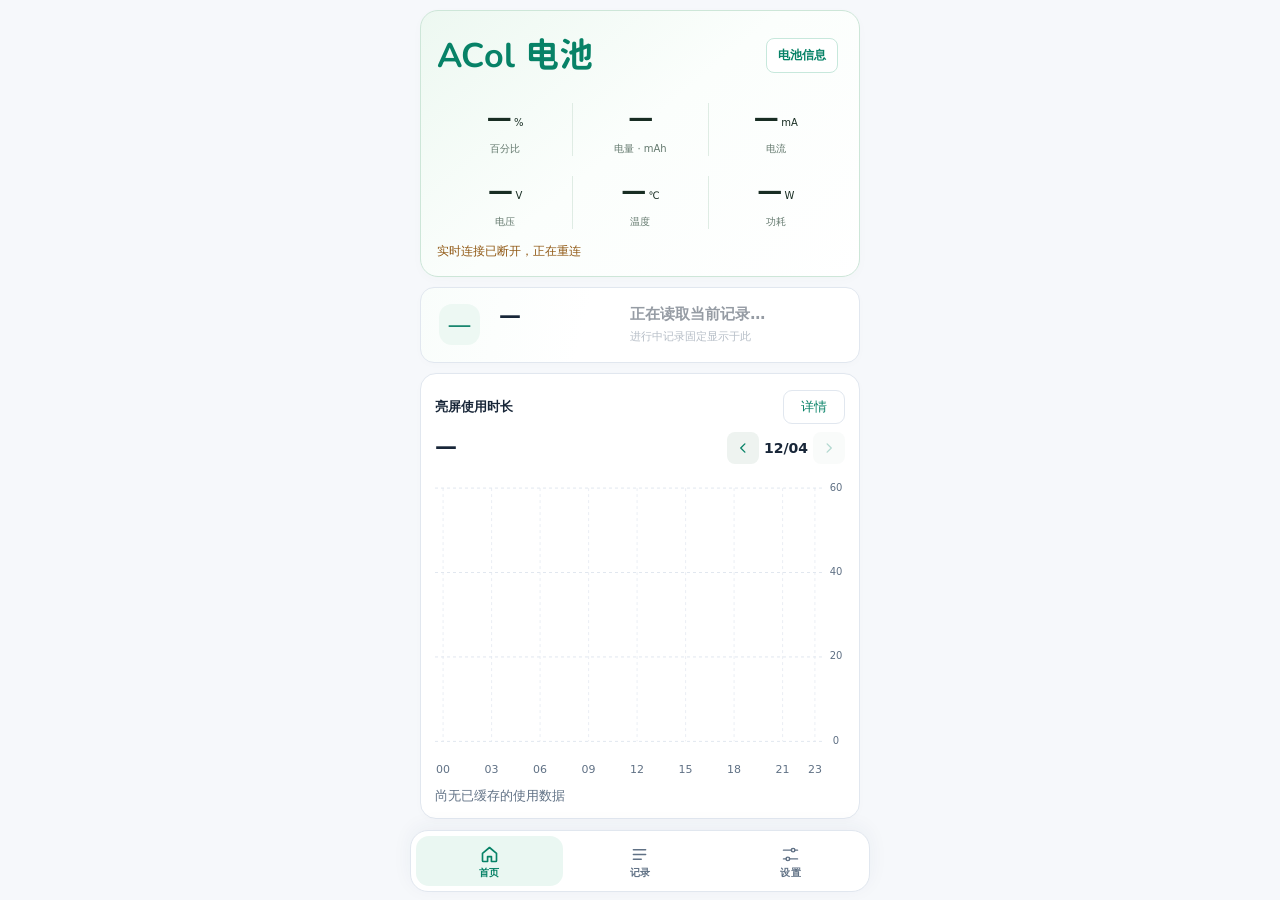
<file: src/main/assets/webroot/index.html>
<!doctype html>
<html lang="zh-CN"><head><meta charset="utf-8"><meta name="viewport" content="width=device-width,initial-scale=1,viewport-fit=cover"><script src="viewport.js"></script><meta name="color-scheme" content="light dark"><meta name="theme-color" content="#ffffff"><script>const systemDark=()=>{try{const d=window.AcoNative?.isSystemDark?.();if(typeof d==='boolean')return d}catch{}return matchMedia('(prefers-color-scheme: dark)').matches};try{const p=JSON.parse(localStorage.getItem('acol.theme.preference'));document.documentElement.dataset.theme=(p?.step==='auto'||!p?.step)?(systemDark()?'dark':'light'):(p.dark?'dark':'light')}catch{document.documentElement.dataset.theme=systemDark()?'dark':'light'}window.addEventListener('error',e=>{const n=document.getElementById('warning');if(n&&!window.__acoPageReady){n.dataset.startupError='1';n.textContent='页面启动失败，请重新打开 App。';}});window.addEventListener('unhandledrejection',e=>{const n=document.getElementById('warning');if(n&&!window.__acoPageReady){n.dataset.startupError='1';n.textContent=e.reason?.message||'页面连接初始化失败。';}});</script><title>ACol 电池</title><link rel="stylesheet" href="style.css?v=acol-2.2s-recordblack"><link rel="stylesheet" href="layout.css?v=acol-2.2s"><link rel="stylesheet" href="record-overview.css?v=acol-2.2s"></head>
<body>
<main id="appShell" class="app-shell">
  <section id="homePage" class="app-page home-page" aria-label="首页">
    <section class="home-overview live card" aria-label="电池实时信息"><header class="overview-header"><h1 class="brand-title">ACol 电池</h1><div class="home-header-actions"><button id="openBatteryInfo" class="battery-info-button" type="button">电池信息</button></div></header><div class="livegrid"><div><div class="live-value"><strong id="livePct">—</strong><sub class="live-unit">%</sub></div><small>百分比</small></div><div><div class="live-value"><strong id="liveRm">—</strong></div><small>电量 · mAh</small></div><div><div class="live-value live-direction"><strong id="liveCurrent">—</strong><sub id="liveCurrentUnit" class="live-unit">mA</sub></div><small>电流</small></div><div><div class="live-value"><strong id="liveVoltage">—</strong><sub class="live-unit">V</sub></div><small>电压</small></div><div><div class="live-value"><strong id="liveTemp">—</strong><sub class="live-unit">℃</sub></div><small>温度</small></div><div><div class="live-value live-direction"><strong id="livePower">—</strong><sub class="live-unit">W</sub></div><small>功耗</small></div></div><p id="warning" role="status">正在连接…</p></section>
    <section id="homeActive" class="home-active" aria-label="进行中记录"><div id="homeActiveCard" class="record-row record"><span id="homeActiveIcon" class="icon">—</span><span class="record-action"><span class="delta"><span id="homeActivePrimary" class="delta-value">—</span></span></span><button id="homeActiveOpen" class="record-open" type="button" disabled><span class="info"><strong id="homeActiveTitle">正在读取当前记录…</strong><small id="homeActiveMeta">进行中记录固定显示于此</small></span></button></div></section>
  <section id="homeUsagePanel" class="card screen-time-panel home-usage-panel" aria-label="每日亮屏使用时长">
    <div class="screen-time-head"><h3>亮屏使用时长</h3><button id="openUsageDetails" class="usage-details-button" type="button">详情</button></div>
    <div class="home-usage-summary"><strong id="homeUsageTotal" class="screen-time-total">—</strong><div class="screen-time-nav"><button id="homeUsagePrev" class="period-step" type="button" aria-label="前一天" title="前一天"><svg viewBox="0 0 24 24" aria-hidden="true"><path d="M14.5 6.5 9 12l5.5 5.5"/></svg></button><span id="homeUsageDate"></span><button id="homeUsageNext" class="period-step" type="button" aria-label="后一天" title="后一天"><svg viewBox="0 0 24 24" aria-hidden="true"><path d="m9.5 6.5 5.5 5.5-5.5 5.5"/></svg></button></div></div>
    <div class="screen-time-plot"><div class="screen-time-bars"><svg id="homeUsagePlot" viewBox="0 0 288 140" preserveAspectRatio="none" role="group" aria-label="24 小时亮屏时长柱状图"></svg><span id="homeUsageEmpty" class="screen-time-empty" hidden>暂无分时数据</span></div><div id="homeUsageY" class="screen-time-y" aria-hidden="true"><span>60</span><span>40</span><span>20</span><span>0</span></div></div>
    <div class="screen-time-axis" aria-hidden="true"><span>00</span><span>03</span><span>06</span><span>09</span><span>12</span><span>15</span><span>18</span><span>21</span><span>23</span></div>
    <p id="homeUsageHint" class="small screen-time-hint" aria-live="polite">每日亮屏时长 · 长按小时查看应用</p>
  </section>
  </section>
  <section id="recordsPage" class="app-page records-page" aria-label="记录" hidden>
    <header class="page-head records-head"><div><h1>记录</h1></div><div class="records-datefilter" role="group" aria-label="按年月筛选">
      <div class="date-unit-group"><div class="date-stepper year"><button id="yearUp" class="date-step" type="button" aria-label="年份增加"><svg viewBox="0 0 10 6" aria-hidden="true"><path d="M1 5 5 1l4 4"/></svg></button><span id="filterYear" class="date-number" role="spinbutton" aria-label="年份" aria-valuemin="2000" aria-valuemax="2100">26</span><button id="yearDown" class="date-step" type="button" aria-label="年份减少"><svg viewBox="0 0 10 6" aria-hidden="true"><path d="M1 1 5 5l4-4"/></svg></button></div><span class="date-unit">年</span></div>
      <div class="date-unit-group"><div class="date-stepper month"><button id="monthUp" class="date-step" type="button" aria-label="月份增加"><svg viewBox="0 0 10 6" aria-hidden="true"><path d="M1 5 5 1l4 4"/></svg></button><span id="filterMonth" class="date-number" role="spinbutton" aria-label="月份" aria-valuemin="1" aria-valuemax="12">10</span><button id="monthDown" class="date-step" type="button" aria-label="月份减少"><svg viewBox="0 0 10 6" aria-hidden="true"><path d="M1 1 5 5l4-4"/></svg></button></div><span class="date-unit">月</span></div>
      <button id="applyMonth" class="date-apply" type="button" aria-pressed="false" aria-label="按所选年月筛选，再次点击取消"><svg viewBox="0 0 24 24" aria-hidden="true"><path d="M4 5h16l-6.5 7.5V19l-3-1.5v-5Z"/></svg><span>筛选</span></button>
    </div></header>
    <span id="recordCount" class="records-count" aria-live="polite"></span>
    <div class="records-toolbar"><div class="tabs" role="group" aria-label="记录筛选"><button type="button" data-kind="all" class="selected" aria-pressed="true">全部</button><button type="button" data-kind="charge" aria-pressed="false">充电</button><button type="button" data-kind="discharge" aria-pressed="false">放电</button><button type="button" data-kind="game" aria-pressed="false">游戏</button></div><label class="small records-filter"><input id="showSmall" type="checkbox"><span id="showSmallLabel">显示 ≤10%</span></label></div>
    <div class="record-scroll"><div id="records" class="records"></div><button id="more" class="wide" hidden>加载更多</button></div>
  </section>
  <section id="settingsPanel" class="app-page settings-page settings-panel" aria-label="设置" hidden>
    <header class="page-head settings-head"><div><h1>设置</h1></div><div class="settings-header-actions"><button id="themeToggle" class="theme-toggle" type="button" aria-label="主题：跟随系统"><svg class="theme-sun" viewBox="0 0 24 24" aria-hidden="true"><circle cx="12" cy="12" r="4"/><path d="M12 2v2m0 16v2M4.93 4.93l1.42 1.42m11.3 11.3 1.42 1.42M2 12h2m16 0h2M4.93 19.07l1.42-1.42m11.3-11.3 1.42-1.42"/></svg><svg class="theme-moon" viewBox="0 0 24 24" aria-hidden="true"><path d="M20.3 15.1A8.6 8.6 0 0 1 8.9 3.7 8.7 8.7 0 1 0 20.3 15.1Z"/></svg><span class="theme-auto-badge" aria-hidden="true">A</span></button><button id="openAdvanced" class="advanced-button" type="button">参数设置</button></div></header>
    <div class="page-scroll">
    <section class="card setting-card recording-control">
      <label class="setting-heading setting-switch" for="recordingEnabled"><span>记录总开关</span><input id="recordingEnabled" type="checkbox" role="switch" disabled></label>
      <p id="recordingHint">正在连接后台…</p>
      <div class="setting-group"><label class="setting-heading setting-switch" for="dischargeNotificationEnabled"><span>通知栏显示</span><input id="dischargeNotificationEnabled" type="checkbox" role="switch" disabled></label></div>
      <div class="setting-group power-display-control"><div class="setting-heading setting-switch monitor-control"><label for="powerDisplayEnabled">性能监视器</label><button id="openMonitorAppearance" class="settings-button" type="button">自定义</button><input id="powerDisplayEnabled" type="checkbox" role="switch" disabled></div></div>
    </section>
    <form id="settingsForm" novalidate>
      <section class="card setting-card fast-control">
        <div class="setting-heading"><div class="setting-title"><span>游戏性能统计</span><button id="gameModeInfo" class="setting-info" type="button" aria-label="游戏性能统计介绍" aria-haspopup="dialog">i</button></div><div class="game-record-actions"><button id="openGameMetrics" class="settings-button" type="button">自定义</button><button id="toggleFast" type="button" disabled>开启</button></div></div>
        <div class="setting-group"><div class="setting-heading"><label for="fastSeconds">功耗采样间隔</label><div class="setting-input"><input id="fastSeconds" name="fastSeconds" type="number" inputmode="none" readonly min="0.5" max="20" step="0.1" required disabled><span>秒</span></div></div></div>
        <div class="setting-group">
          <div class="setting-heading setting-switch">
            <div class="setting-title"><label for="gaugeIntervalOverride">尝试覆盖电流计采样间隔</label><button id="gaugeIntervalInfo" class="setting-info" type="button" aria-label="电流计采样间隔覆盖说明" aria-haspopup="dialog">i</button></div>
            <input id="gaugeIntervalOverride" name="gaugeIntervalOverride" type="checkbox" role="switch" disabled>
          </div>
        </div>
        <div class="setting-group"><div class="setting-heading"><label for="performanceSeconds">性能采样间隔</label><div class="setting-input"><input id="performanceSeconds" name="performanceSeconds" type="number" inputmode="none" readonly min="0.5" max="20" step="0.1" required disabled><span>秒</span></div></div></div>
        <div class="setting-group"><label class="setting-heading setting-switch" for="fastAutoOff"><span>息屏 10 分钟后退出</span><input id="fastAutoOff" name="fastAutoOff" type="checkbox" role="switch" disabled></label></div>
      </section>
      <section class="card setting-card">
        <h3>放电记录间隔</h3><div class="setting-pair"><label for="screenOnMinutes"><div class="setting-input setting-bound-input setting-interval-input"><span class="setting-bound-label">亮屏</span><input id="screenOnMinutes" name="screenOnMinutes" type="number" inputmode="none" readonly min="1" max="10" step="1" required disabled><span>分钟</span></div></label><label for="screenOffMinutes"><div class="setting-input setting-bound-input setting-interval-input"><span class="setting-bound-label">息屏</span><input id="screenOffMinutes" name="screenOffMinutes" type="number" inputmode="none" readonly min="1" max="120" step="1" required disabled><span>分钟</span></div></label></div><div class="setting-group setting-heading"><label for="chargeSeconds">充电记录间隔</label><div class="setting-input"><input id="chargeSeconds" name="chargeSeconds" type="number" inputmode="none" readonly min="1" max="10" step="1" required disabled><span>秒</span></div></div><div class="setting-interval-spacer" aria-hidden="true"></div><div class="setting-group retention-settings"><div class="setting-pair"><label for="deletePct">自动删除百分比<div class="setting-input"><input id="deletePct" name="deletePct" type="number" inputmode="none" readonly min="0" max="40" step="1" required disabled><span>%</span></div></label><label for="hidePct">自动隐藏百分比<div class="setting-input"><input id="hidePct" name="hidePct" type="number" inputmode="none" readonly min="0" max="80" step="1" required disabled><span>%</span></div></label></div><p>普通记录结束后按阈值删除或隐藏。<br>清理已有记录另行确认。</p></div></section>
      <section class="card setting-card range-settings"><div class="setting-range-block"><div class="setting-group"><div class="setting-heading"><label for="energyWh">默认能量量程</label><div class="setting-input"><input id="energyWh" name="energyWh" type="number" inputmode="none" readonly min="0" max="100" step="0.01" placeholder="未设置" disabled><span>Wh</span></div></div></div><div class="setting-group"><div class="setting-heading"><label for="capacityAh">默认容量量程</label><div class="setting-input"><input id="capacityAh" name="capacityAh" type="number" inputmode="none" readonly min="0.01" max="20" step="0.01" required disabled><span>Ah</span></div></div><p class="range-fill-hint">根据电池实际能量和容量填写。</p></div></div><div class="setting-range-block"><h3>默认电压量程</h3><div class="setting-pair"><label for="voltageMin"><div class="setting-input setting-bound-input"><span class="setting-bound-label">下限</span><input id="voltageMin" name="voltageMin" type="number" inputmode="none" readonly min="0" max="5" step="0.01" required disabled><span>V</span></div></label><label for="voltageMax"><div class="setting-input setting-bound-input"><span class="setting-bound-label">上限</span><input id="voltageMax" name="voltageMax" type="number" inputmode="none" readonly min="0" max="5" step="0.01" required disabled><span>V</span></div></label></div></div><div class="setting-range-block"><h3>默认温度量程</h3><div class="setting-pair"><label for="tempMin"><div class="setting-input setting-bound-input"><span class="setting-bound-label">下限</span><input id="tempMin" name="tempMin" type="number" inputmode="none" readonly min="-20" max="100" step="1" required disabled><span>℃</span></div></label><label for="tempMax"><div class="setting-input setting-bound-input"><span class="setting-bound-label">上限</span><input id="tempMax" name="tempMax" type="number" inputmode="none" readonly min="-20" max="100" step="1" required disabled><span>℃</span></div></label></div><p>超出默认量程后自动扩展。</p></div></section>
    </form>

    <div class="settings-maintenance"><button id="openErrorLogs" type="button">错误日志</button><button id="resetSettings" type="button">恢复默认设置</button><button id="backupAllData" type="button">备份</button><button id="restoreAllData" type="button">读取备份</button><button id="clearAllData" class="maintenance-danger" type="button">清除所有数据</button><a class="settings-link-button" href="https://github.com/AstriaFR/ACol-Battery">GitHub 主页<svg class="external-link-icon" viewBox="0 0 24 24" aria-hidden="true"><path d="M13 5h6v6M19 5l-9 9M19 14v4a1 1 0 0 1-1 1H6a1 1 0 0 1-1-1V6a1 1 0 0 1 1-1h4"/></svg></a></div>
    <p id="settingsStatus" class="settings-status" role="status" aria-live="polite" hidden></p>
    <footer class="settings-about" aria-label="关于 ACol 电池">ACol 电池 · AstriaFR / 雨星衡</footer>
    </div>
  </section>
  <nav id="tabBar" class="bottom-nav" aria-label="主导航">
    <button type="button" class="tab-button selected" data-tab="home" aria-current="page"><svg viewBox="0 0 24 24" aria-hidden="true"><path d="M4 10.7 12 4l8 6.7V19a1 1 0 0 1-1 1h-4.8v-5.6H9.8V20H5a1 1 0 0 1-1-1z"/></svg><span>首页</span></button>
    <button type="button" class="tab-button" data-tab="records"><svg viewBox="0 0 24 24" aria-hidden="true"><path d="M5 6.5h14M5 12h14M5 17.5h9"/></svg><span>记录</span></button>
    <button type="button" class="tab-button" data-tab="settings"><svg viewBox="0 0 24 24" aria-hidden="true"><path d="M4 7h9m4 0h3M4 17h3m4 0h9"/><circle cx="15" cy="7" r="2"/><circle cx="9" cy="17" r="2"/></svg><span>设置</span></button>
  </nav>
</main>
<section id="monitorAppearancePage" class="detail battery-info-panel monitor-appearance-page" aria-labelledby="monitorAppearanceTitle" hidden>
  <header class="subpage-header"><div class="page-heading"><button id="monitorAppearanceBack" class="back" type="button">返回</button><h1 id="monitorAppearanceTitle">监视器自定义</h1></div><button id="resetMonitorAppearance" class="settings-button" type="button" disabled>恢复默认</button></header>
  <div class="page-scroll">
    <fieldset id="monitorAppearanceControls" disabled>
      <section class="card setting-card" aria-labelledby="monitorMetricsTitle">
        <h2 id="monitorMetricsTitle">显示项目</h2>
        <div id="monitorMetricOrder" class="monitor-metric-list">
          <div>
            <label class="setting-heading setting-switch"><span>帧率</span><input type="checkbox" role="switch" data-monitor-bit="1"></label>
          </div>
          <div>
            <label class="setting-heading setting-switch"><span>CPU 图表</span><input type="checkbox" role="switch" data-monitor-bit="2"></label>
            <label class="setting-heading setting-switch"><span>CPU 频率</span><input type="checkbox" role="switch" data-monitor-bit="4"></label>
          </div>
          <div>
            <label class="setting-heading setting-switch"><span>GPU 图表</span><input type="checkbox" role="switch" data-monitor-bit="8"></label>
            <label class="setting-heading setting-switch"><span>GPU 频率</span><input type="checkbox" role="switch" data-monitor-bit="16"></label>
          </div>
          <div>
            <label class="setting-heading setting-switch"><span>功耗</span><input type="checkbox" role="switch" data-monitor-bit="32"></label>
            <label class="setting-heading setting-switch"><span>温度</span><input type="checkbox" role="switch" data-monitor-bit="64"></label>
            <label class="setting-heading setting-switch"><span>平均电压</span><input type="checkbox" role="switch" data-monitor-bit="128"></label>
          </div>
        </div>
        <div class="setting-heading"><span id="monitorFpsSourceLabel">帧率采样方式</span><div class="monitor-options" role="group" aria-labelledby="monitorFpsSourceLabel"><button type="button" data-monitor-option="17" value="0" aria-pressed="false">单图层</button><button type="button" data-monitor-option="17" value="1" aria-pressed="false">多图层</button></div></div>
      </section>
      <section class="card setting-card" aria-labelledby="monitorThresholdTitle">
        <h2 id="monitorThresholdTitle">颜色阈值</h2>
        <div class="monitor-threshold-grid">
          <span></span><span>黄色</span><span>橙色</span><span>红色</span>
          <span>CPU 图表</span>
          <button class="settings-button monitor-threshold" type="button" data-monitor-threshold="1" aria-label="CPU 黄色阈值" aria-haspopup="dialog">—</button>
          <button class="settings-button monitor-threshold" type="button" data-monitor-threshold="2" aria-label="CPU 橙色阈值" aria-haspopup="dialog">—</button>
          <button class="settings-button monitor-threshold" type="button" data-monitor-threshold="3" aria-label="CPU 红色阈值" aria-haspopup="dialog">—</button>
          <span>放电功耗</span>
          <button class="settings-button monitor-threshold" type="button" data-monitor-threshold="7" aria-label="功耗黄色阈值" aria-haspopup="dialog">—</button>
          <button class="settings-button monitor-threshold" type="button" data-monitor-threshold="8" aria-label="功耗橙色阈值" aria-haspopup="dialog">—</button>
          <button class="settings-button monitor-threshold" type="button" data-monitor-threshold="9" aria-label="功耗红色阈值" aria-haspopup="dialog">—</button>
          <span>电池温度</span>
          <button class="settings-button monitor-threshold" type="button" data-monitor-threshold="10" aria-label="温度黄色阈值" aria-haspopup="dialog">—</button>
          <button class="settings-button monitor-threshold" type="button" data-monitor-threshold="11" aria-label="温度橙色阈值" aria-haspopup="dialog">—</button>
          <button class="settings-button monitor-threshold" type="button" data-monitor-threshold="12" aria-label="温度红色阈值" aria-haspopup="dialog">—</button>
        </div>
      </section>
      <section class="card setting-card" aria-labelledby="monitorStyleTitle">
        <h2 id="monitorStyleTitle">外观</h2>
        <div class="setting-heading"><label for="monitorSize">悬浮窗大小</label><output for="monitorSize">—</output></div>
        <input id="monitorSize" class="monitor-slider" type="range" min="75" max="125" step="5" data-monitor-slider="15">
        <div class="setting-heading"><label for="monitorWhiteOpacity">白字背景不透明度</label><output for="monitorWhiteOpacity">—</output></div>
        <input id="monitorWhiteOpacity" class="monitor-slider" type="range" min="0" max="100" step="1" data-monitor-slider="4">
        <div class="setting-heading"><label for="monitorBlackOpacity">黑字背景不透明度</label><output for="monitorBlackOpacity">—</output></div>
        <input id="monitorBlackOpacity" class="monitor-slider" type="range" min="0" max="100" step="1" data-monitor-slider="14">
        <label class="setting-heading setting-switch" for="monitorFollowSystem"><span>跟随系统主题</span><input id="monitorFollowSystem" type="checkbox" role="switch"></label>
        <div class="setting-heading"><span id="monitorTextColorLabel">文字颜色</span><div class="monitor-options" role="group" aria-labelledby="monitorTextColorLabel"><button type="button" data-monitor-option="5" value="1" aria-pressed="false">黑色</button><button type="button" data-monitor-option="5" value="0" aria-pressed="false">白色</button></div></div>
        <div class="setting-heading"><span id="monitorLandscapeLabel">横屏位置</span><div class="monitor-options" role="group" aria-labelledby="monitorLandscapeLabel"><button type="button" data-monitor-option="6" value="0" aria-pressed="false">顶部</button><button type="button" data-monitor-option="6" value="1" aria-pressed="false">底部</button></div></div>
      </section>
    </fieldset>
    <p id="monitorAppearanceStatus" class="small" role="status" hidden></p>
    <p class="monitor-sampling-note">帧率、CPU 和 GPU 跟随性能采样间隔，功耗和电池温度跟随功耗采样间隔。</p>
  </div>
</section>
<section id="gameMetricsPage" class="detail battery-info-panel monitor-appearance-page" aria-labelledby="gameMetricsTitle" hidden>
  <header class="subpage-header"><div class="page-heading"><button id="gameMetricsBack" class="back" type="button">返回</button><h1 id="gameMetricsTitle">游戏记录自定义</h1></div></header>
  <div class="page-scroll">
    <fieldset id="gameMetricsControls" disabled>
      <section class="card setting-card" aria-labelledby="gameBatteryMetricsTitle">
        <h2 id="gameBatteryMetricsTitle">功耗曲线</h2>
        <label class="setting-heading setting-switch"><span>剩余容量</span><input type="checkbox" role="switch" data-game-metric="battery" value="1"></label>
        <label class="setting-heading setting-switch"><span>系统电量</span><input type="checkbox" role="switch" data-game-metric="battery" value="2"></label>
        <label class="setting-heading setting-switch"><span>电流</span><input type="checkbox" role="switch" data-game-metric="battery" value="4"></label>
        <label class="setting-heading setting-switch"><span>电压</span><input type="checkbox" role="switch" data-game-metric="battery" value="8"></label>
        <label class="setting-heading setting-switch"><span>实时功率</span><input type="checkbox" role="switch" data-game-metric="battery" value="16"></label>
        <label class="setting-heading setting-switch"><span>电池温度</span><input type="checkbox" role="switch" data-game-metric="battery" value="32"></label>
        <label class="setting-heading setting-switch"><span>剩余能量（估算）</span><input type="checkbox" role="switch" data-game-metric="battery" value="64"></label>
      </section>
      <section class="card setting-card" aria-labelledby="gamePerformanceMetricsTitle">
        <h2 id="gamePerformanceMetricsTitle">性能曲线</h2>
        <label class="setting-heading setting-switch"><span>帧率</span><input type="checkbox" role="switch" data-game-metric="performance" value="1"></label>
        <label class="setting-heading setting-switch"><span>最低帧率</span><input type="checkbox" role="switch" data-game-metric="performance" value="32"></label>
        <div class="setting-heading"><span id="gameFpsSourceLabel">帧率采样方式</span><div class="monitor-options" role="group" aria-labelledby="gameFpsSourceLabel"><button type="button" data-game-fps-source value="0" aria-pressed="false">单图层</button><button type="button" data-game-fps-source value="1" aria-pressed="false">多图层</button></div></div>
        <label class="setting-heading setting-switch"><span>CPU 各簇频率</span><input type="checkbox" role="switch" data-game-metric="performance" value="4"></label>
        <label class="setting-heading setting-switch"><span>CPU 各簇使用率</span><input type="checkbox" role="switch" data-game-metric="performance" value="2"></label>
        <label class="setting-heading setting-switch"><span>GPU 频率</span><input type="checkbox" role="switch" data-game-metric="performance" value="16"></label>
        <label class="setting-heading setting-switch"><span>GPU 使用率</span><input type="checkbox" role="switch" data-game-metric="performance" value="8"></label>
        <label class="setting-heading setting-switch"><span>CPU / GPU 最高温度</span><input type="checkbox" role="switch" data-game-metric="performance" value="64"></label>
        <label class="setting-heading setting-switch"><span>RAM 已用</span><input type="checkbox" role="switch" data-game-metric="performance" value="128"></label>
      </section>
    </fieldset>
    <p id="gameMetricsStatus" class="small" role="status" hidden></p>
  </div>
</section>
<section id="advancedPage" class="detail battery-info-panel advanced-page" aria-labelledby="advancedTitle" hidden>
  <header class="subpage-header"><div class="page-heading"><button id="advancedBack" class="back" type="button">返回</button><h1 id="advancedTitle">参数设置</h1></div><button id="resetAdvancedSettings" class="settings-button" type="button" disabled>恢复默认</button></header>
  <div class="page-scroll">
    <section class="card advanced-card advanced-live-card" aria-labelledby="advancedLiveTitle">
      <div class="advanced-live-heading"><h2 id="advancedLiveTitle">当前生效值</h2><button id="advancedInfo" class="settings-button" type="button">参数说明</button></div>
      <dl id="advancedCapacityReadings" class="advanced-readings" aria-label="解容" hidden></dl>
      <dl id="advancedChargingReadings" class="advanced-readings" aria-label="充电"></dl>
      <p id="advancedStatus" class="small" role="status" hidden></p>
    </section>
    <section class="card advanced-card" aria-labelledby="advancedCapacityTitle">
      <h2 id="advancedCapacityTitle">解容</h2>
      <div id="advancedDischargeVoltageFields"></div>
      <p class="advanced-setting-note">两个电压设置一般相同，可独立设置。<br>关机/进入超级省电可能取决于电量计截止电压。<span id="advancedDischargeVoltageAdvice" hidden><br>稳妥设置值为<span id="advancedDischargeVoltageAdviceValue"></span>以上，过低可能导致跳过超级省电。</span></p>
      <div id="advancedFloatFields"></div>
      <p class="advanced-setting-note">直接修改可覆盖浮充电压，两值一般相同。<br>稳妥设置值为4525以下，过高可能导致浮充无法进行。</p>
      <div id="advancedFloatCorrection"></div>
      <p class="advanced-setting-note">直接修改上下限后无用。一般设置为FV_DEC的正数值。</p>
    </section>
    <section class="card advanced-card" aria-labelledby="advancedChargingTitle">
      <h2 id="advancedChargingTitle">充电</h2>
      <div id="advancedCoolDown"></div>
      <p class="advanced-setting-note">设置为0可以基本排除温度和亮屏导致的降流，电流在合理范围内，可能会导致温度较高，但依然有温控。</p>
      <div class="advanced-field"><span id="advancedChargingModeLabel">限制充电</span><div id="advancedChargingMode" class="monitor-options advanced-options" role="group" aria-labelledby="advancedChargingModeLabel"></div><span id="advancedChargingModeUnavailable" hidden>接口缺失</span></div>
      <p class="advanced-setting-note">均依然会显示为充电状态。</p>
      <div id="advancedGaugeInterval"></div>
      <p class="advanced-setting-note">建议设置为1.5s，节奏合适。</p>
      <div id="advancedWiredCurrentFields"></div>
      <p class="advanced-setting-note">可以提高5V,PD,QC等慢充和浮充的速度。</p>
      <div id="advancedFastCurrentFields"></div>
      <p class="advanced-setting-note">不建议直接修改，会因触发电压或温度保护而中断充电。</p>
    </section>
    <section class="card advanced-card">
      <label class="setting-heading setting-switch" for="advancedAutoRestore"><span>自动恢复参数</span><input id="advancedAutoRestore" type="checkbox" role="switch" aria-describedby="advancedAutoRestoreHint" disabled></label>
      <p id="advancedAutoRestoreHint" class="advanced-setting-note">开启后会自动检查参数是否失效并恢复。</p>
      <label class="setting-heading setting-switch" for="advancedDisableUfcs"><span class="advanced-field-label">禁用 UFCS<small class="advanced-field-node">UFCS_DISABLE</small></span><span id="advancedUfcsUnavailable" hidden>接口缺失</span><input id="advancedDisableUfcs" type="checkbox" role="switch" disabled></label>
      <div class="advanced-field"><span id="cellCountLabel">电池电芯数量</span><div class="monitor-options advanced-options" role="group" aria-labelledby="cellCountLabel"><button id="singleCell" type="button" aria-pressed="false" disabled>单电芯</button><button id="dualCell" type="button" aria-pressed="false" disabled>双电芯</button></div></div>
    </section>
  </div>
</section>
<section id="advancedInfoPage" class="detail battery-info-panel advanced-page" aria-labelledby="advancedInfoTitle" hidden>
  <header class="subpage-header"><div class="page-heading"><button id="advancedInfoBack" class="back" type="button">返回</button><h1 id="advancedInfoTitle">参数说明</h1></div></header>
  <div class="page-scroll">
    <p class="advanced-info-intro"><strong>使用须知：</strong><span>参数设置的接口依赖OPLUS厂商节点，存在情况视机型而定。虽然这些接口都会受到更底层的限制，但若设置不当，仍可能会导致手机寿命非正常下降。修改前应了解其意义，并合理地修改。参数修改只生效一次，可直接恢复，硬重启后会失效，不影响系统分区。</span></p>
    <p class="advanced-info-intro">「当前生效值」显示驱动接口的读回结果。电压和电流的读回值可能是阈值或协议目标，实测值还会随充电器、电池状态和温度变化。显示「接口缺失」的接口无法在这台设备上使用。</p>
    <section class="advanced-definitions" aria-labelledby="advancedInfoCapacity">
      <h2 id="advancedInfoCapacity">解容</h2>
      <p><strong>电量计截止电压（GAUGE_TERM_VOLTAGE）</strong>：电量计估算剩余容量时使用的放电终点。调整后，低电量读数可能要经过后续充放电才会重新校准。</p>
      <p><strong>软件关机电压（GAUGE_SHUTDOWN_VOLTAGE）</strong>：供系统低电压关机策略使用的阈值。实际关机时机还受负载引起的压降和系统保护策略影响，可与电量计截止电压分开设置。</p>
      <p><strong>浮充电压上限（FV_MAX）</strong>：驱动为电池设定的充电目标上限，通常受温度和厂商降压策略影响。</p>
      <p><strong>浮充电压下限（FV_MIN）</strong>：驱动在浮充上限和其他电压限制中取较低值，作为有线充电的目标电压。这里的「下限」是取低值的结果，不是电池电压必须保持的最低值。</p>
      <p><strong>浮充降压修正（DEC_DELTA）</strong>：参与厂商对充电目标电压的降压计算。0 表示不加手动修正；写入后由驱动在满足条件时重算，修改量不一定会立即等量反映到电压上。</p>
      <p><strong>实际浮充降压量（FV_DEC）</strong>：驱动当前算出的降压量，只读。可用它查看修正是否已经反映到厂商的降压结果。</p>
      <p><strong>电池类型（battery_type）</strong>：驱动识别到的电池类型。</p>
      <p><strong>厂商截止与关机目标（TARGET_TERM_VOLTAGE、TARGET_SHUTDOWN_VOLTAGE）</strong>：厂商计算的截止电压和关机电压参考值，可能与手动覆盖后的生效值不同。</p>
    </section>
    <section class="advanced-definitions" aria-labelledby="advancedInfoCharging">
      <h2 id="advancedInfoCharging">充电</h2>
      <p><strong>充电降温限流档位（COOL_DOWN）</strong>：选择厂商的充电降温电流档位。各档对应的电流由设备和充电协议决定，并非固定的电流或温度阈值。<a id="openCoolDownDetails" class="cool-down-link" href="#cool-down-details">详细档位</a></p>
      <p><strong>限制充电</strong>：四个选项互斥。「无」解除手动限制，交回系统；「暂停」让驱动暂停给电池充电；「禁止」挂起有线充电输入；「旁路」请求厂商旁路模式，是否开启由驱动根据接入和电池状态决定。</p>
      <p><strong>电流计采样间隔（GAUGE_UPDATE）</strong>：决定充电和放电时电流读数多久更新一次。App 的记录和曲线采样间隔在设置页单独调整。启用自动覆盖时，性能功能启动后可能改写这个值。</p>
      <p><strong>普通有线电池电流（WIRED_FCC）</strong>：限制普通有线充电时流入电池端的电流。</p>
      <p><strong>普通有线输入电流（WIRED_ICL）</strong>：限制普通有线充电时 USB 端从充电器取用的电流。输入端与电池端的电压可能不同，两边的电流不能直接比较。</p>
      <p><strong>PPS 电流（PPS_CURR）</strong>：USB PD PPS 模式下的协议电流目标，仅在使用 PPS 时适用。</p>
      <p><strong>UFCS 电流（UFCS_CURR）</strong>：UFCS 融合快充模式下的协议电流目标，仅在使用 UFCS 时适用。</p>
      <p><strong>VOOC 电流（VOOC_CURR）</strong>：VOOC 或 SUPERVOOC 模式下的协议电流目标，仅在使用对应协议时适用。</p>
      <p><strong>禁用 UFCS（UFCS_DISABLE）</strong>：开启后强制禁用 UFCS 融合快充。关闭开关或恢复默认会解除强制禁用，由厂商策略决定可用协议。</p>
    </section>
    <p class="advanced-info-intro">修改在确认时应用一次。输入页的「恢复默认」撤销这一项的手动设置，参数设置右上角的「恢复默认」撤销本页的手动设置。恢复后的值由厂商策略决定。</p>
  </div>
</section>
<section id="coolDownDetailsPage" class="detail battery-info-panel advanced-page" aria-labelledby="coolDownDetailsTitle" hidden>
  <header class="subpage-header"><div class="page-heading"><button id="coolDownDetailsBack" class="back" type="button">返回</button><h1 id="coolDownDetailsTitle">详细档位</h1></div></header>
  <div class="page-scroll">
    <p class="advanced-info-intro">0 档取消降温降流，PPS、UFCS 在 0 档使用表内最高电流。其他充电限制继续生效。「恢复默认」会撤销手动设置，由系统选档。</p>
    <p class="advanced-info-intro">每张表只列到对应协议的配置上限。电流为档位对应的限制值，实际电流还受充电器、电池状态和温度影响。</p>
    <p id="coolDownDetailsStatus" class="advanced-info-intro" role="status" hidden></p>
    <div id="coolDownTables"></div>
  </div>
</section>
<section id="detail" class="detail record-detail" hidden>
  <div id="detailScroll" class="page-scroll record-detail-scroll">
  <header class="record-detail-head"><div class="record-detail-heading"><button id="back" type="button" aria-label="返回上一页"><svg viewBox="0 0 24 24" aria-hidden="true"><path d="m14.5 6-6 6 6 6"/></svg><span>返回</span></button><h2 id="detailType">记录</h2><span id="detailState" class="record-detail-state"></span></div><div class="record-detail-dates"><div><small>开始时间</small><time id="detailTitle">—</time></div><div><small>结束时间</small><time id="detailEnd">—</time></div></div></header>
  <section id="summary" class="summary record-detail-overview" aria-label="记录数据概览"></section>
  <section id="chartPanel" class="chartpanel record-detail-section" aria-label="电池曲线">
    <div class="chartbar"><strong id="chartTitle">电量曲线</strong><div><button id="followLatest" aria-pressed="false" hidden>回到实时</button><span class="chart-secondary"><button id="reversePlot" aria-pressed="false" aria-controls="plot" hidden>反向</button><button id="chartExport" type="button">导出</button></span><button id="resetZoom">复位</button><button id="fullscreen">横屏全屏</button><button id="closeFullscreen" hidden>退出</button></div></div>
    <div id="legend" class="legend"></div>
    <div id="chartInfo" class="chartinfo" role="status"></div>
    <div class="plotwrap"><canvas id="plot" aria-label="可缩放的充放电曲线" role="img"></canvas><div id="tooltip" class="tooltip" hidden></div></div>
    <p id="chartHint" class="small">长按图例切换实际刻度；双指缩放、横向拖图、上下滑动页面。</p>
  </section>
  <section id="performancePanel" class="chartpanel performance-panel record-detail-section" aria-label="性能曲线" hidden>
    <div class="chartbar"><strong>性能曲线</strong><div><button id="performanceFollow" hidden>实时跟随</button><button id="performanceExport" type="button">导出</button><button id="performanceReset">复位</button><button id="performanceFullscreen">横屏全屏</button><button id="performanceExit" hidden>退出</button></div></div>
    <div id="performanceLegend" class="legend performance-legend"></div>
    <div class="plotwrap"><canvas id="performancePlot" aria-label="游戏模式的帧率、CPU 和 GPU 性能曲线" role="img"></canvas><div id="performanceTooltip" class="tooltip" hidden></div></div>
    <div class="performance-notes"><p id="performanceHint" class="small"></p><button id="performanceSources" type="button">读取方式</button></div>
    <p id="performanceMethod" class="small performance-method" hidden></p>
  </section>
  <section id="apps" class="discharge-stats record-detail-section" aria-label="放电统计">
    <div id="drainSummary" hidden><div id="drainRows"></div></div>
    <section id="screenTimePanel" class="screen-time-panel record-screen-time" aria-label="每日亮屏使用时长" hidden>
    <div class="record-screen-summary"><div class="record-chart-value"><span id="screenTimeTotal" class="screen-time-total">—</span></div><div class="screen-time-nav"><button id="screenTimePrev" class="period-step" type="button" aria-label="前一天" title="前一天"><svg viewBox="0 0 24 24" aria-hidden="true"><path d="M14.5 6.5 9 12l5.5 5.5"/></svg></button><span id="screenTimeDate"></span><button id="screenTimeNext" class="period-step" type="button" aria-label="后一天" title="后一天"><svg viewBox="0 0 24 24" aria-hidden="true"><path d="m9.5 6.5 5.5 5.5-5.5 5.5"/></svg></button></div></div>
    <div class="screen-time-plot"><div class="screen-time-bars"><svg id="screenTimePlot" viewBox="0 0 288 140" preserveAspectRatio="none" role="group" aria-label="24 小时亮屏时长柱状图"></svg><span id="screenTimeEmpty" class="screen-time-empty" hidden>暂无分时数据</span></div><div id="screenTimeY" class="screen-time-y" aria-hidden="true"><span>60</span><span>40</span><span>20</span><span>0</span></div></div>
    <div class="screen-time-axis" aria-hidden="true"><span>00</span><span>03</span><span>06</span><span>09</span><span>12</span><span>15</span><span>18</span><span>21</span><span>23</span></div>
    <p id="screenTimeHint" class="small screen-time-hint" aria-live="polite">本次记录内的亮屏时长</p>
    <div class="record-chart-pages" role="group" aria-label="切换分时图表"><button type="button" data-record-chart="energy" aria-label="耗电图表，第 1 张" aria-pressed="true"><span></span></button><button type="button" data-record-chart="time" aria-label="亮屏时长图表，第 2 张" aria-pressed="false"><span></span></button></div>
  </section>
    <div id="appRows"></div>
    <p id="appStatsNote" class="small">按使用时段分摊整机耗电，≤1 分钟归入其他。平均功耗仅统计有效数据。</p>
  </section>
  <p id="detailNote" class="footnote"></p>
  </div>
</section>
<section id="usageDetail" class="detail usage-detail" hidden>
  <header class="subpage-header"><div class="page-heading"><button id="usageBack" class="back" type="button">返回</button><h1>使用时间</h1></div><button class="page-home" type="button" aria-label="返回主页" title="返回主页" hidden><svg viewBox="0 0 24 24" aria-hidden="true"><path d="m3 10 9-7 9 7M5 9v11h5v-7h4v7h5V9"/></svg></button></header>
  <div id="usageDayScroll" class="page-scroll">
  <section id="usageDayPanel" class="card screen-time-panel" aria-label="每日亮屏使用时长">
    <div class="screen-time-head"><h3>亮屏使用时长</h3><button id="openUsageWeek" class="usage-period-button" type="button">周视图</button></div>
    <div class="usage-detail-summary"><strong id="usageDayTotal" class="screen-time-total">—</strong><div class="screen-time-nav"><button id="usageDayPrev" class="period-step" type="button" aria-label="前一天" title="前一天"><svg viewBox="0 0 24 24" aria-hidden="true"><path d="M14.5 6.5 9 12l5.5 5.5"/></svg></button><span id="usageDayDate"></span><button id="usageDayNext" class="period-step" type="button" aria-label="后一天" title="后一天"><svg viewBox="0 0 24 24" aria-hidden="true"><path d="m9.5 6.5 5.5 5.5-5.5 5.5"/></svg></button></div></div>
    <div class="screen-time-plot"><div class="screen-time-bars"><svg id="usageDayPlot" viewBox="0 0 288 140" preserveAspectRatio="none" role="group" aria-label="24 小时亮屏时长柱状图"></svg><span id="usageDayEmpty" class="screen-time-empty" hidden>暂无分时数据</span></div><div id="usageDayY" class="screen-time-y" aria-hidden="true"><span>60</span><span>40</span><span>20</span><span>0</span></div></div>
    <div class="screen-time-axis" aria-hidden="true"><span>00</span><span>03</span><span>06</span><span>09</span><span>12</span><span>15</span><span>18</span><span>21</span><span>23</span></div>
    <div id="usageDayHourDetails" class="screen-time-popover usage-hour-details" role="status" aria-label="所选小时的应用使用时长" hidden></div>
    <p id="usageDayHint" class="small screen-time-hint" aria-live="polite">每日亮屏时长 · 长按小时查看应用</p>
  </section>
    <section class="card usage-app-list" aria-label="当天各应用使用时长"><div id="usageAppRows"></div><p id="usageAppListStatus" class="small" role="status"></p></section>
  </div>
</section>
<section id="usageWeekDetail" class="detail usage-detail usage-week-detail" hidden>
  <header class="subpage-header"><div class="page-heading"><button id="usageWeekBack" class="back" type="button">返回</button><h1>周使用时间</h1></div><button class="page-home" type="button" aria-label="返回主页" title="返回主页" hidden><svg viewBox="0 0 24 24" aria-hidden="true"><path d="m3 10 9-7 9 7M5 9v11h5v-7h4v7h5V9"/></svg></button></header>
  <div id="usageWeekScroll" class="page-scroll">
    <section class="card usage-week-card" aria-label="每周亮屏使用时长">
      <div class="usage-period-head"><p id="usageWeekRange" class="small usage-week-range"></p><button id="openUsageMonthFromWeek" class="usage-period-button" type="button">月视图</button></div>
      <div class="usage-week-summary"><div class="usage-week-metrics"><div class="usage-week-average"><strong id="usageWeekAverage">—</strong><small id="usageWeekAverageLabel">日均</small></div><p id="usageWeekTotal">总计 —</p></div><div class="screen-time-nav usage-week-nav"><button id="usageWeekPrev" class="period-step" type="button" aria-label="前一周" title="前一周"><svg viewBox="0 0 24 24" aria-hidden="true"><path d="M14.5 6.5 9 12l5.5 5.5"/></svg></button><span id="usageWeekDate"></span><button id="usageWeekNext" class="period-step" type="button" aria-label="后一周" title="后一周"><svg viewBox="0 0 24 24" aria-hidden="true"><path d="m9.5 6.5 5.5 5.5-5.5 5.5"/></svg></button></div></div>
      <div class="usage-week-plot"><div class="screen-time-bars"><svg id="usageWeekPlot" viewBox="0 0 288 140" preserveAspectRatio="none" role="group" aria-label="周一至周日的亮屏使用时长"></svg><span id="usageWeekEmpty" class="screen-time-empty" hidden>暂无已缓存的每日汇总</span></div><div class="screen-time-y" id="usageWeekY" aria-hidden="true"><span>3</span><span>2</span><span>1</span><span>0</span></div><small class="usage-week-unit" aria-hidden="true">时</small></div>
      <div id="usageWeekAxis" class="usage-week-axis" aria-hidden="true"></div>
      <div class="usage-day-footer"><p id="usageWeekHint" class="small usage-week-hint" aria-live="polite">短按查看时长，长按打开当天</p><button id="usageWeekDelete" class="usage-day-delete" type="button" hidden>删除整周数据</button></div>
    </section>
    <section class="card usage-app-list usage-week-app-list" aria-label="本周各应用使用时长"><div id="usageWeekAppRows"></div><p id="usageWeekAppListStatus" class="small" role="status"></p></section>
  </div>
</section>
<section id="usageMonthDetail" class="detail usage-detail usage-month-detail" hidden>
  <header class="subpage-header"><div class="page-heading"><button id="usageMonthBack" class="back" type="button">返回</button><h1>月使用时间</h1></div><button class="page-home" type="button" aria-label="返回主页" title="返回主页" hidden><svg viewBox="0 0 24 24" aria-hidden="true"><path d="m3 10 9-7 9 7M5 9v11h5v-7h4v7h5V9"/></svg></button></header>
  <div id="usageMonthScroll" class="page-scroll">
    <section class="card usage-week-card" aria-label="每月亮屏使用时长">
      <div class="usage-period-head"><p id="usageMonthRange" class="small usage-week-range"></p><div class="screen-time-nav usage-week-nav"><button id="usageMonthPrev" class="period-step" type="button" aria-label="前一月" title="前一月"><svg viewBox="0 0 24 24" aria-hidden="true"><path d="M14.5 6.5 9 12l5.5 5.5"/></svg></button><span id="usageMonthDate"></span><button id="usageMonthNext" class="period-step" type="button" aria-label="后一月" title="后一月"><svg viewBox="0 0 24 24" aria-hidden="true"><path d="m9.5 6.5 5.5 5.5-5.5 5.5"/></svg></button></div></div>
      <div class="usage-week-summary"><div class="usage-week-metrics"><div class="usage-week-average"><strong id="usageMonthAverage">—</strong><small id="usageMonthAverageLabel">日均</small></div><p id="usageMonthTotal">总计 —</p></div></div>
      <div class="usage-week-plot"><div class="screen-time-bars"><svg id="usageMonthPlot" viewBox="0 0 288 140" preserveAspectRatio="none" role="group" aria-label="每月每日的亮屏使用时长"></svg><span id="usageMonthEmpty" class="screen-time-empty" hidden>暂无已缓存的每日汇总</span></div><div class="screen-time-y" id="usageMonthY" aria-hidden="true"><span>3</span><span>2</span><span>1</span><span>0</span></div><small class="usage-week-unit" aria-hidden="true">时</small></div>
      <div id="usageMonthAxis" class="usage-week-axis" aria-hidden="true"></div>
      <p id="usageMonthHint" class="small usage-week-hint" aria-live="polite">短按查看时长，长按打开当天</p>
    </section>

  </div>
</section>
<section id="usageAppWeekDetail" class="detail usage-detail usage-week-detail" hidden>
  <header class="subpage-header"><div class="page-heading"><button id="usageAppWeekBack" class="back" type="button">返回</button><h1>应用周使用时间</h1></div><button class="page-home" type="button" aria-label="返回主页" title="返回主页" hidden><svg viewBox="0 0 24 24" aria-hidden="true"><path d="m3 10 9-7 9 7M5 9v11h5v-7h4v7h5V9"/></svg></button></header>
  <div id="usageAppWeekScroll" class="page-scroll">
    <section class="card usage-app-summary"><span id="usageAppWeekIcon" class="app-icon usage-app-icon"></span><div class="usage-app-identity"><strong id="usageAppWeekName"></strong><small id="usageAppWeekPackage"></small></div></section>
    <section class="card usage-week-card" aria-label="每周应用使用时长">
      <p id="usageAppWeekRange" class="small usage-week-range"></p>
      <div class="usage-week-summary"><div class="usage-week-metrics"><div class="usage-week-average"><strong id="usageAppWeekAverage">—</strong><small id="usageAppWeekAverageLabel">日均</small></div><p id="usageAppWeekTotal">总计 —</p></div><div class="screen-time-nav usage-week-nav"><button id="usageAppWeekPrev" class="period-step" type="button" aria-label="前一周" title="前一周"><svg viewBox="0 0 24 24" aria-hidden="true"><path d="M14.5 6.5 9 12l5.5 5.5"/></svg></button><span id="usageAppWeekDate"></span><button id="usageAppWeekNext" class="period-step" type="button" aria-label="后一周" title="后一周"><svg viewBox="0 0 24 24" aria-hidden="true"><path d="m9.5 6.5 5.5 5.5-5.5 5.5"/></svg></button></div></div>
      <div class="usage-week-plot"><div class="screen-time-bars"><svg id="usageAppWeekPlot" viewBox="0 0 288 140" preserveAspectRatio="none" role="group" aria-label="该应用周一至周日的使用时长"></svg><span id="usageAppWeekEmpty" class="screen-time-empty" hidden>暂无已缓存的每日汇总</span></div><div class="screen-time-y" id="usageAppWeekY" aria-hidden="true"><span>3</span><span>2</span><span>1</span><span>0</span></div><small class="usage-week-unit" aria-hidden="true">时</small></div>
      <div id="usageAppWeekAxis" class="usage-week-axis" aria-hidden="true"></div>
      <p id="usageAppWeekHint" class="small usage-week-hint" aria-live="polite">短按查看时长，长按打开当天</p>
    </section>
  </div>
</section>
<section id="usageAppDetail" class="detail usage-detail" hidden>
  <header class="subpage-header"><div class="page-heading"><button id="usageAppBack" class="back" type="button">返回</button><h1>应用使用时间</h1></div><button class="page-home" type="button" aria-label="返回主页" title="返回主页" hidden><svg viewBox="0 0 24 24" aria-hidden="true"><path d="m3 10 9-7 9 7M5 9v11h5v-7h4v7h5V9"/></svg></button></header>
  <div id="usageAppScroll" class="page-scroll">
    <section class="card usage-app-summary"><span id="usageAppIcon" class="app-icon usage-app-icon"></span><div class="usage-app-identity"><strong id="usageAppName"></strong><small id="usageAppPackage"></small></div></section>
  <section id="usageAppPanel" class="card screen-time-panel" aria-label="每日应用使用时长">
    <div class="screen-time-head"><h3>应用使用时长</h3></div>
    <div class="usage-detail-summary"><strong id="usageAppTotal" class="screen-time-total">—</strong><div class="screen-time-nav"><button id="usageAppPrev" class="period-step" type="button" aria-label="前一天" title="前一天"><svg viewBox="0 0 24 24" aria-hidden="true"><path d="M14.5 6.5 9 12l5.5 5.5"/></svg></button><span id="usageAppDate"></span><button id="usageAppNext" class="period-step" type="button" aria-label="后一天" title="后一天"><svg viewBox="0 0 24 24" aria-hidden="true"><path d="m9.5 6.5 5.5 5.5-5.5 5.5"/></svg></button></div></div>
    <div class="screen-time-plot"><div class="screen-time-bars"><svg id="usageAppPlot" viewBox="0 0 288 140" preserveAspectRatio="none" role="group" aria-label="24 小时亮屏时长柱状图"></svg><span id="usageAppEmpty" class="screen-time-empty" hidden>暂无分时数据</span></div><div id="usageAppY" class="screen-time-y" aria-hidden="true"><span>60</span><span>40</span><span>20</span><span>0</span></div></div>
    <div class="screen-time-axis" aria-hidden="true"><span>00</span><span>03</span><span>06</span><span>09</span><span>12</span><span>15</span><span>18</span><span>21</span><span>23</span></div>
    <p id="usageAppHint" class="small screen-time-hint" aria-live="polite">当天的应用使用时长</p>
  </section>
  </div>
</section>
<section id="batteryInfoPanel" class="detail battery-info-panel" hidden>
  <header class="subpage-header"><div class="page-heading"><button id="batteryInfoBack" class="back" type="button">返回</button><h1>电池信息</h1></div><div class="settings-header-actions"><button id="openBatteryHistory" class="battery-history-button" type="button">历史记录</button><button class="page-home" type="button" aria-label="返回主页" title="返回主页" hidden><svg viewBox="0 0 24 24" aria-hidden="true"><path d="m3 10 9-7 9 7M5 9v11h5v-7h4v7h5V9"/></svg></button></div></header>
  <div class="page-scroll">
    <div class="battery-info-cards">
      <section class="card battery-info-card">
        <div><small>循环计数（cycle_count）</small><strong data-info="cycles">—</strong></div>
        <div><small data-info-label="rm">当前剩余电量（battery_rm）</small><strong data-info="rm">—</strong></div>
        <div><small>电池最大化学容量（batt_qmax）</small><strong data-info="qmax">—</strong></div>
        <div><small>电池设计容量</small><strong data-info="designCapacity">—</strong></div>
      </section>
      <section class="card battery-info-card battery-estimates">
        <div><small>满充容量（battery_fcc）</small><strong data-info="fcc">—</strong></div>
        <div><small>原始满充容量（计算值）</small><strong data-info="rawFcc">—</strong></div>
        <div><small>估计锁容容量（计算值）</small><strong data-info="lockedCapacity">—</strong></div>
        <div><small>电池健康（battery_soh）</small><strong data-info="soh">—</strong></div>
        <div><small>原始电池健康（计算值）</small><strong data-info="rawSoh">—</strong></div>
        <div><small>电量计截止电压（GAUGE_TERM_VOLTAGE）</small><strong data-info="cutoffMv">—</strong></div>
        <div><small>浮充电压上限（FV_MAX）</small><strong data-info="floatVoltageMaxMv">—</strong></div>
        <div class="battery-info-note">
          <span class="battery-info-note-reference">某些数值可能会与实际有偏差，以满充时RM为准。</span>
          <span>修改截止电压后可能会不准确，需完成完整循环校准。</span><button id="batteryEstimateInfo" class="battery-estimate-info" type="button" aria-label="查看原始值和估计锁容容量的计算说明" aria-haspopup="dialog">i</button>
        </div>
      </section>
      <section class="card battery-info-card">
        <div><small data-info-label="voltage">电池电压（bcc_parms）</small><strong data-info="voltage">—</strong></div>
        <div><small data-info-label="batteryCurrent">电池电流（bcc_parms）</small><strong data-info="batteryCurrent">—</strong></div>
        <div><small>充电功率</small><strong data-info="chargingPower">—</strong></div>
        <div><small>充电协议（charge_type）</small><strong data-info="chargingProtocol">—</strong></div>
        <div><small>USB 输入电压（usb/voltage_now）</small><strong data-info="usbInputVoltage">—</strong></div>
        <div><small data-info-label="targetInputCurrent">目标输入电流</small><strong data-info="targetInputCurrent">—</strong></div>
        <div class="battery-temperature-row">
          <div><small data-info-label="temperature">电池温度（bcc_parms）</small><strong data-info="temperature">—</strong></div>
          <button id="openBatteryParameters" class="settings-button" type="button">参数设置</button>
        </div>
      </section>
      <section class="card battery-info-card">
        <div><small>电池序列号（battery_sn）</small><strong data-info="serial">—</strong></div>
        <div><small>电池生产日期（battery_manu_date）</small><strong data-info="manufactureDate">—</strong></div>
        <div><small>电池类型（battery_type）</small><strong data-info="batteryType">—</strong></div>
      </section>
    </div>
    <p id="batteryInfoError" class="battery-info-error" role="status" hidden></p>
  </div>
</section>
<section id="batteryHistoryPanel" class="detail battery-info-panel" hidden>
  <header class="subpage-header"><div class="page-heading"><button id="batteryHistoryBack" class="back" type="button">返回</button><h1>历史记录</h1></div><div class="settings-header-actions"><button id="batteryHistoryTrend" class="battery-history-button" type="button">趋势</button><button id="batteryHistoryRecord" class="battery-history-button" type="button">记录</button><button class="page-home" type="button" aria-label="返回主页" hidden><svg viewBox="0 0 24 24" aria-hidden="true"><path d="m3 10 9-7 9 7M5 9v11h5v-7h4v7h5V9"/></svg></button></div></header>
  <div id="batteryHistoryScroll" class="page-scroll"><div id="batteryHistoryRows" class="battery-history-rows"></div><p id="batteryHistoryStatus" class="small"></p><button id="batteryHistoryMore" class="wide" type="button" hidden>加载更多</button></div>
</section>
<section id="batteryTrendPanel" class="detail battery-info-panel" hidden>
  <header class="subpage-header"><div class="page-heading"><button id="batteryTrendBack" class="back" type="button">返回</button><h1>电池健康趋势</h1></div><button class="page-home" type="button" aria-label="返回主页" hidden><svg viewBox="0 0 24 24" aria-hidden="true"><path d="m3 10 9-7 9 7M5 9v11h5v-7h4v7h5V9"/></svg></button></header>
  <div class="page-scroll"><section id="batteryTrendChart" class="chartpanel record-detail-section health-trend-chart"><div class="chartbar"><strong>健康趋势</strong><div><button id="batteryTrendExport" type="button" disabled>导出</button><button id="batteryTrendReset" type="button">复位</button><button id="batteryTrendFullscreen" type="button">横屏全屏</button><button id="batteryTrendExit" type="button" hidden>退出</button></div></div>
    <div class="plotwrap"><canvas id="batteryTrendPlot" aria-label="循环次数、Qmax、满充容量和尾充剩余电量趋势" role="img"></canvas><div id="batteryTrendTooltip" class="tooltip" hidden></div></div><div id="batteryTrendLegend" class="legend"></div><p id="batteryTrendStatus" class="small" role="status"></p>
  </section></div>
</section>
<section id="batteryHistoryDetail" class="detail battery-info-panel" hidden>
  <header class="subpage-header"><div class="page-heading"><button id="batterySnapshotBack" class="back" type="button">返回</button><h1>电池快照</h1></div><div class="settings-header-actions"><button id="batterySnapshotDelete" class="battery-history-button battery-history-delete" type="button" disabled>删除</button><button class="page-home" type="button" aria-label="返回主页" hidden><svg viewBox="0 0 24 24" aria-hidden="true"><path d="m3 10 9-7 9 7M5 9v11h5v-7h4v7h5V9"/></svg></button></div></header>
  <div id="batterySnapshotScroll" class="page-scroll"><section class="card battery-info-card battery-history-snapshot">
    <div class="battery-snapshot-meta"><strong id="batterySnapshotDate">—</strong><small id="batterySnapshotCycles">—</small></div>
    <div id="batterySnapshotTailRm" hidden><small>尾充剩余电量（RM）</small><strong data-history-field="tailRm">—</strong></div>
    <div><small>电池最大化学容量（batt_qmax）</small><strong data-history-field="qmax">—</strong></div>
    <div><small>满充容量（battery_fcc）</small><strong data-history-field="fcc">—</strong></div><div><small>原始满充容量（计算值）</small><strong data-history-field="rawFcc">—</strong></div><div><small>估计锁容容量（计算值）</small><strong data-history-field="lockedCapacity">—</strong></div><div><small>电池健康（battery_soh）</small><strong data-history-field="soh">—</strong></div><div><small>原始电池健康（计算值）</small><strong data-history-field="rawSoh">—</strong></div>
    <div><small>电量计截止电压（GAUGE_TERM_VOLTAGE）</small><strong data-history-field="cutoffMv">—</strong></div>
    <div><small>浮充电压上限（FV_MAX）</small><strong data-history-field="floatVoltageMaxMv">—</strong></div>
  </section><p id="batterySnapshotStatus" class="small" role="status"></p></div>
</section>
<dialog id="batteryEstimateExplanation" class="battery-explanation" tabindex="-1" aria-labelledby="batteryEstimateTitle">
  <h3 id="batteryEstimateTitle">两个原始值怎么算？</h3>
  <div id="batteryExplanationPages" class="battery-explanation-pages" data-page="0">
  <section data-explanation-page="0">
  <p>系统显示的容量和健康度，可能加过厂家为当前截止电压设置的补偿。这里尝试把补偿前的数值倒推出来。</p>
  <p><strong>原始电池健康：</strong>找到厂家对应的补偿比例，把显示的健康度按这个比例还原。</p>
  <p><strong>原始满充容量：</strong>根据还原后的健康度，估算当前的容量补偿，再从显示的满充容量里扣掉。</p>
  <p><strong>未触发补偿时：</strong>命中零偏移档位，或低于最低档且当前未启用最低档补偿时，用读取到的满充容量估算。</p>
  <p><strong>触发补偿时：</strong>按所用档位反推原始满充容量。读取到的满充容量达到上限时，显示原始值的估算下界。</p>
  <p><strong>估计锁容容量：</strong>用最大化学容量减去满充容量（未补偿时用读取值，已补偿时用原始值），括号内的负百分比表示与最大化学容量的差值比例。</p>
  </section>
  <section data-explanation-page="1" hidden>
    <table id="batteryCoefficientTable" class="battery-coefficient-table" hidden><thead><tr><th scope="col">截止电压<br><span>mV</span></th><th scope="col">容量偏移<br><span>mAh</span></th><th scope="col">健康度偏移<br><span>%</span></th></tr></thead><tbody id="batteryCoefficientRows"></tbody></table>
    <p id="batteryCoefficientEmpty">正在读取补偿关系表…</p>
    <p class="battery-coefficient-note">高亮行是计算所用的档位。通常匹配不超过实际截止电压的最高一档。尾充完成时，若截止电压低于最低档且满充容量（FCC）减剩余容量（RM）大于 200 mAh，此后低于最低档时也按最低档计算，直到某次尾充的差值小于 200 mAh。容量偏移按原始健康度折算。</p>
  </section>
  </div>
  <div class="battery-explanation-actions"><div class="battery-explanation-nav"><button id="previousBatteryExplanation" type="button" aria-label="上一页" disabled>‹</button><span id="batteryExplanationCounter" aria-live="polite">1 / 2</span><button id="nextBatteryExplanation" type="button" aria-label="下一页">›</button></div><button id="closeBatteryEstimate" type="button">知道了</button></div>
</dialog>
<dialog id="gameModeExplanation" class="game-explanation" aria-labelledby="gameModeTitle"><h3 id="gameModeTitle">游戏性能统计</h3><p>用于观察游戏等场景下的性能与耗电变化，结合曲线分析流畅度、温度和功耗表现。开启后生成独立记录，不影响普通充放电统计。</p><p>可在<strong>控制中心添加“游戏性能统计”快捷开关</strong>，无需打开 App，即可开始或结束记录。</p><div class="game-explanation-actions"><button id="closeGameModeInfo" type="button">知道了</button></div></dialog>
<dialog id="gaugeIntervalExplanation" class="game-explanation" aria-labelledby="gaugeIntervalTitle">
  <h3 id="gaugeIntervalTitle">电流计采样间隔覆盖</h3>
  <p>打开此开关后，启动游戏性能统计或性能监视器时，会尝试将上方的「功耗采样间隔」应用到手机电流计。此功能需要设备提供 OPLUS 的 <code>GAUGE_UPDATE</code> 投票节点。设置成功后，充电和放电时的电流读数都按此间隔更新。</p>
  <div class="game-explanation-actions"><button type="button">知道了</button></div>
</dialog>
<dialog id="recordingConfirm" class="recording-confirm" aria-labelledby="recordingConfirmTitle" aria-describedby="recordingConfirmHint"><h3 id="recordingConfirmTitle"></h3><p id="recordingConfirmHint"></p><div class="recording-confirm-actions"><button id="cancelRecording" type="button">取消</button><button id="confirmRecording" type="button">确认</button></div></dialog>
<dialog id="settingsKeypad" class="numeric-keypad" aria-labelledby="keypadTitle" aria-describedby="keypadRange keypadHint">
  <div class="keypad-heading"><h3 id="keypadTitle">修改数值</h3><div class="keypad-heading-actions"><button id="keypadRestore" class="keypad-restore" type="button" hidden>恢复默认</button><small id="keypadRange" class="keypad-range"></small><button id="keypadCancel" type="button" aria-label="取消修改">取消</button><button id="keypadApply" class="keypad-apply" type="button">确认</button></div></div>
  <div class="keypad-readout"><output id="keypadValue"></output><span id="keypadUnit"></span></div>
  <p id="keypadHint" class="keypad-hint" hidden></p>
  <p id="keypadError" class="keypad-error" role="status" hidden></p>
  <div class="keypad-grid"><button type="button" data-key="sign" aria-label="切换正负号">−</button><button type="button" data-key="clear">清空</button><button type="button" data-key="backspace" aria-label="退格">⌫</button><button type="button" data-key="1">1</button><button type="button" data-key="2">2</button><button type="button" data-key="3">3</button><button type="button" data-key="4">4</button><button type="button" data-key="5">5</button><button type="button" data-key="6">6</button><button type="button" data-key="7">7</button><button type="button" data-key="8">8</button><button type="button" data-key="9">9</button><button type="button" data-key="00">00</button><button type="button" data-key="0">0</button><button type="button" data-key="dot">.</button></div>
</dialog>
<dialog id="advancedConfirm" aria-labelledby="advancedConfirmTitle" aria-describedby="advancedConfirmText">
  <h3 id="advancedConfirmTitle"></h3><p id="advancedConfirmText"></p>
  <div class="dialogbuttons"><button id="advancedConfirmCancel" type="button" autofocus>取消</button><button id="advancedConfirmApply" class="danger" type="button">确定</button></div>
</dialog>
<dialog id="settingsChangeConfirm" class="recording-confirm settings-change-confirm" aria-labelledby="settingsChangeTitle" aria-describedby="settingsChangeHint"><h3 id="settingsChangeTitle"></h3><p id="settingsChangeHint"></p><div class="recording-confirm-actions"><button id="settingsChangeCancel" type="button">取消</button><button id="settingsChangeApply" type="button">确认</button></div></dialog>
<dialog id="settingsDeleteConfirm" class="settings-delete-confirm" aria-labelledby="settingsDeleteTitle" aria-describedby="settingsDeleteHint">
  <h3 id="settingsDeleteTitle"></h3><p id="settingsDeleteHint"></p><p id="settingsDeleteError" class="confirmation-error" role="status" hidden></p>
  <div class="settings-delete-actions"><button id="settingsDeleteYes" type="button">是</button><button id="settingsDeleteNo" type="button">否</button></div>
</dialog>
<dialog id="remainingExplanation" class="remaining-explanation" aria-labelledby="remainingExplanationTitle">
  <h3 id="remainingExplanationTitle">剩余能量与时长</h3>
  <p>剩余能量：用当前剩余容量，乘以按当前电压和预设关系表估算的后续平均电压。</p>
  <p>亮屏时长：用剩余能量，除以本条记录的亮屏平均功耗。后续使用强度变化，实际时长也会变化。</p>
  <div class="remaining-explanation-actions"><button id="closeRemainingExplanation" type="button">知道了</button></div>
</dialog>
<dialog id="batteryHistoryRecordConfirm" class="recording-confirm" aria-labelledby="batteryHistoryRecordTitle" aria-describedby="batteryHistoryRecordHint"><h3 id="batteryHistoryRecordTitle">是否手动记录电池信息？</h3><p id="batteryHistoryRecordHint">尾充完成时会自动记录较精确的数值。</p><div class="recording-confirm-actions"><button id="batteryHistoryRecordCancel" type="button">取消</button><button id="batteryHistoryRecordApply" type="button">确认</button></div></dialog>
<dialog id="batteryHistoryDelete"><h3>删除此历史记录？</h3><p>将删除这条电池快照，充放电记录不受影响。删除后无法恢复。</p><p id="batteryHistoryDeleteStatus" role="status"></p><div class="dialogbuttons"><button id="batteryHistoryDeleteCancel" type="button">取消</button><button id="batteryHistoryDeleteApply" type="button">删除</button></div></dialog>
<dialog id="usageDeleteConfirm" aria-labelledby="usageDeleteTitle" aria-describedby="usageDeleteText"><h3 id="usageDeleteTitle"></h3><p id="usageDeleteText"></p><div class="dialogbuttons"><button id="usageDeleteCancel" type="button">取消</button><button id="usageDeleteApply" class="danger" type="button">删除</button></div></dialog>
<dialog id="confirm"><h3>删除此记录？</h3><p id="confirmText">曲线和应用统计将删除，无法恢复。</p><div class="dialogbuttons"><button id="cancelDelete">取消</button><button id="confirmDelete" class="danger">删除</button></div></dialog>
<div id="appEnergyTip" class="app-energy-tip" role="status" hidden></div>
<div id="toast" role="status" hidden></div>
<script type="module" src="app.js?v=acol-2.2s-gamepad-detail"></script>
</body></html>
</file>
<file: src/main/assets/webroot/style.css>
:root {
  -webkit-text-size-adjust:100%;text-size-adjust:100%;
  --motion-control:85ms;--motion-ease:cubic-bezier(.2,.65,.3,1);
  color-scheme:light dark;
  --bg:#f6f8fb;--card:#fff;--line:#e1e7ef;--text:#182638;--muted:#607185;--accent:#2762c4;--charge:#078267;--discharge:#c4443f;--theme-soft:#edf3fe;--theme-line:#d4e1f7;
  --plot-bg:#fff;--plot-screen-off:rgba(112,119,128,.10);--plot-major:#8493a6;--plot-middle:#a9b8c9;--plot-minor:#e5eaf0;--plot-label-major:#243b57;--plot-label-middle:#40566e;--plot-label:#607185;--plot-border:#95a2b1;--plot-timegrid:#edf0f4;--plot-marker:#405267;
  font-family:system-ui,-apple-system,"Noto Sans CJK SC",sans-serif;font-size:14px;
  font-variant-numeric:tabular-nums;font-feature-settings:"tnum";
}
*{box-sizing:border-box;-webkit-user-select:none;user-select:none;-webkit-touch-callout:none;-webkit-tap-highlight-color:transparent}
html[data-theme-changing] *,html[data-theme-changing] *::before,html[data-theme-changing] *::after{transition:none!important;animation:none!important}
::view-transition-group(root),::view-transition-old(root),::view-transition-new(root){animation:none!important}
::view-transition-old(root){display:none}
::view-transition-new(root){mix-blend-mode:normal}
body[data-flow=charge]{--accent:var(--charge);--theme-soft:#eaf7f2;--theme-line:#c7e8dc}
body[data-flow=discharge]{--accent:var(--discharge);--theme-soft:#fff0ee;--theme-line:#f0cfca}
main{--accent:var(--charge);--theme-soft:#eaf7f2;--theme-line:#c7e8dc}
body{margin:0;background:var(--bg);color:var(--text);-webkit-font-smoothing:antialiased}
main,.detail{max-width:1120px;margin:auto;padding:8px 20px calc(26px + env(safe-area-inset-bottom))}
header{display:flex;align-items:center;justify-content:space-between;gap:14px;margin-bottom:24px}
header small{letter-spacing:1.8px;color:var(--muted);font-size:10px;font-weight:650}
h1{font-size:27px;font-weight:650;margin:7px 0 0;letter-spacing:-.8px}
main>header h1{margin:0}
.pagehead{border:1px solid var(--theme-line);border-left:4px solid var(--accent);border-radius:14px;padding:15px 16px;background:linear-gradient(115deg,var(--theme-soft),#fff 85%)}
.pagehead h1,.pagehead h2,.pagehead small{color:var(--accent)}
.pagehead button{color:var(--accent);border-color:var(--theme-line)}
h2{font-size:16px;margin:5px 0;font-weight:620}
h3{font-size:15px;margin:0 0 14px;font-weight:630}
button{font:inherit;color:var(--text);border:1px solid var(--line);background:#fff;border-radius:10px;padding:10px 14px;cursor:pointer;min-height:42px;transition:background-color var(--motion-control) ease-out,border-color var(--motion-control) ease-out}
button:disabled{opacity:.45;cursor:wait}
button.selected{background:var(--theme-soft);border-color:var(--theme-line);color:var(--accent);font-weight:600}
input:focus-visible{outline:2px solid var(--accent);outline-offset:3px}
button,button:focus,button:focus-visible,a:focus,a:focus-visible,input[type=checkbox]:focus,input[type=checkbox]:focus-visible{outline:none;outline-offset:0}
.card{padding:22px;background:var(--card);border:1px solid var(--line);border-radius:16px;box-shadow:0 2px 8px #203a5c04}
.home-overview{padding:25.5552px 16px 14px;border:1px solid #cde6d8;border-radius:18px;background:linear-gradient(140deg,#edf8f1 0%,#fbfefc 48%,#fff 100%);box-shadow:0 3px 12px #174f3105}
.home-overview .overview-header{margin:0;gap:12px;align-items:center}
.overview-header h1{margin:0;color:var(--charge)}
.advanced-button{display:inline-flex;align-items:center;justify-content:center;flex-shrink:0;font-size:14px;line-height:1.4;min-height:38px;border:1px solid var(--theme-line);border-radius:10px;padding:8px 12px;background:#fff;color:var(--accent)}
.livegrid{display:grid;grid-template-columns:repeat(3,minmax(0,1fr));column-gap:0;row-gap:20px;margin:29px 0 4px}
.livegrid>div{min-width:0;text-align:center;padding:0 2px;border-left:1px solid transparent}
.livegrid>div+div{border-left-color:#dfece4}
.livegrid>div:nth-child(3n+1){border-left-color:transparent}
.live-value{display:flex;align-items:baseline;justify-content:center;gap:3px;color:#182d23;white-space:nowrap}
.livegrid strong{display:block;min-width:0;font-size:clamp(19px,6.2vw,25px);line-height:1.2;font-weight:550;letter-spacing:-.7px;color:inherit;white-space:nowrap}
.live-unit{font-size:10px;font-weight:450;line-height:1;letter-spacing:0;vertical-align:baseline;flex-shrink:0}
.live-direction[data-flow=charge]{color:#509b80}
.live-direction[data-flow=discharge]{color:#c06c67}
.livegrid small{display:block;color:#64796e;font-size:10px;margin-top:8px;line-height:1.5;white-space:nowrap}
.live p{color:var(--muted);line-height:1.7;margin:12px 0 0;font-size:12px}
#warning{color:#915915;white-space:pre-line}
#warning:empty{display:none}
nav{display:flex;justify-content:space-between;align-items:center;gap:12px;margin:11.5px 0 14.5px;flex-wrap:wrap}
.tabs{display:flex;gap:4px;padding:2.5px;background:var(--theme-soft);border-radius:12px}
.tabs button{border:1px solid transparent;min-width:58px;background:transparent;padding:6px 12px;min-height:32px;color:#576a82}
.tabs button.selected{background:#fff;color:var(--accent);border-color:var(--theme-line);box-shadow:0 1px 3px #1f406a09}
.small,.footnote{font-size:12px;color:var(--muted);line-height:1.7}
input[type=checkbox]{accent-color:var(--accent);vertical-align:middle;margin-right:6px;width:13px;height:13px}
.records{display:grid;gap:10px}
.record{--record-accent:#19866f;--record-soft:#edf8f3;--record-wash:#f9fdfb;--record-emphasis:#9dcdbb;display:flex;align-items:center;gap:12px;width:100%;text-align:left;padding:19px 15px 19px 18px;background:linear-gradient(105deg,var(--record-wash),var(--card) 38%);border:1px solid var(--line);border-radius:14px;box-shadow:0 2px 8px #203a5c04}
.record.discharge{--record-accent:#bd625c;--record-soft:#fff1ed;--record-wash:#fffafa;--record-emphasis:#d69b95}
.record .icon{font-size:24px;color:var(--record-accent);width:40.8px;height:40.8px;display:grid;place-items:center;background:var(--record-soft);border-radius:13.2px;flex-shrink:0}
.record>.icon{margin-right:7.2px}
.record .icon svg{display:block;width:28.8px;height:28.8px}
.record.discharge .icon{color:var(--record-accent);background:var(--record-soft)}
.record.charge .delta{color:var(--charge)}
.record.discharge .delta{color:var(--discharge)}
.record .info{flex:1;min-width:0;padding-block:1.5px}
.record strong{display:block;font-size:15px;font-weight:700;margin-bottom:4px;line-height:21px}
.delta-value[data-flow=charge]{color:var(--charge)}
.delta-value[data-flow=discharge]{color:var(--discharge)}
.record small{color:var(--muted);font-size:11px;line-height:16px}
.record-duration{color:#7d8996;white-space:nowrap}
.record-state{white-space:nowrap}
.record[data-active="1"] .record-state,.record-state[data-active="1"]{padding:1px 4px;border-radius:4px;background:var(--record-soft);color:var(--record-accent)}
.record-start-time{color:#000;font-size:11px;font-weight:700}
.record-date{display:inline-flex;align-items:baseline;white-space:nowrap;font-size:1em}
:root[data-theme=dark] .record-start-time{color:var(--text)}
.record .delta{text-align:left;font-size:22px;line-height:1.15;letter-spacing:-.6px;font-weight:700;flex-shrink:0}
.record[data-active="1"].charge,.record[data-active="1"].discharge{border-color:var(--record-emphasis);box-shadow:inset 0 0 0 .25px var(--record-emphasis),0 2px 8px #203a5c04}
.empty{padding:46px 22px;text-align:center;border:1px dashed #ccd8e6;border-radius:14px;color:var(--muted);line-height:1.8;background:#fff}
.footnote{text-align:center;margin:24px 0;font-size:11px;line-height:1.9}
.wide{width:100%;margin-top:12px}
.detail .pagehead>div{flex:1}
.summary{padding:12px 16px 8px;margin-bottom:12px}
.summary-grid{display:grid;grid-template-columns:repeat(3,minmax(0,1fr));gap:8px 0}
.summary-metric{min-width:0;padding:0 10px;border-left:1px solid #edf0f5}
.summary-metric:nth-child(3n+1){border-left:0;padding-left:0}
.summary-metric:nth-child(3n){padding-right:0}
.summary strong{display:flex;align-items:baseline;gap:3px;font-size:20px;font-weight:600;line-height:1.2;letter-spacing:-.4px;white-space:nowrap}
.summary .metric-unit{font-size:10px;font-weight:500;letter-spacing:0}
.summary small{display:block;color:var(--muted);font-size:10px;margin-top:2px;line-height:1.2}
.summary-metric:nth-child(n+4) strong{font-size:14px;font-weight:550;letter-spacing:0}
.summary [data-metric=duration] strong{font-size:16px;white-space:normal;line-height:1.4}
.summary-metric[data-flow=charge] strong,.summary[data-flow=charge] .summary-change{color:var(--charge)}
.summary-metric[data-flow=discharge] strong,.summary[data-flow=discharge] .summary-change{color:var(--discharge)}
.summary-meta{display:flex;align-items:center;flex-wrap:wrap;gap:4px 10px;border-top:1px solid #edf0f5;padding-top:6px;margin-top:7px;font-size:10px;line-height:1.4;color:var(--muted)}
.summary-capacity{white-space:nowrap}
.summary[data-flow=charge] .summary-capacity{color:var(--charge)}
.summary[data-flow=discharge] .summary-capacity{color:var(--discharge)}
.summary[data-flow] .summary-capacity[data-flow=charge],.summary[data-flow] .summary-change[data-flow=charge]{color:var(--charge)}
.summary[data-flow] .summary-capacity[data-flow=discharge],.summary[data-flow] .summary-change[data-flow=discharge]{color:var(--discharge)}
.summary[data-flow] .summary-capacity[data-flow=""],.summary[data-flow] .summary-change[data-flow=""]{color:var(--muted)}
.summary-time{margin-left:auto;font-size:9px;color:#758295}
.summary[data-mode=ended] .summary-meta{border-top:0;margin-top:6px;padding-top:0}
.summary[data-mode=live] .summary-grid{grid-template-columns:repeat(12,minmax(0,1fr))}
.summary[data-mode=live] .summary-metric{grid-column:span 4;padding:0 7px;border-left:1px solid #edf0f5}
.summary[data-mode=live] .summary-metric:nth-child(n+4){grid-column:span 3}
.summary[data-mode=live] .summary-metric:nth-child(1),.summary[data-mode=live] .summary-metric:nth-child(4){border-left:0;padding-left:0}
.summary[data-mode=live] .summary-metric:nth-child(3),.summary[data-mode=live] .summary-metric:nth-child(7){padding-right:0}
.summary[data-mode=live] .summary-metric:nth-child(n+4) .metric-unit{font-size:9px}
.chartpanel{padding:18px 12px;margin-bottom:16px;overflow:hidden}
.chartbar{display:flex;align-items:center;justify-content:space-between;gap:8px;padding:0 6px 12px}
.chartbar strong{font-size:14px;font-weight:650;flex-shrink:0}
.chartbar>div{display:flex;gap:6px;flex-wrap:wrap;justify-content:flex-end;min-width:0}
.chartbar button{padding:7px 11px;min-height:34px;font-size:11px;border-radius:8px}
.chart-secondary{display:contents}
.legend{display:grid;grid-template-columns:repeat(2,minmax(0,1fr));gap:5px;padding:0 6px 7px}
.legend label{font-size:11px;white-space:nowrap;display:flex;align-items:center;gap:4px;min-width:0;min-height:32px;background:#f8fafc;border:1px solid #e7ecf3;border-radius:7px;padding:5px 7px;cursor:pointer}
.legend input{accent-color:var(--series);margin:0;width:13px;height:13px;flex-shrink:0}
.legend span{color:var(--series)}
.legend-name{display:none}
.legend-short{display:inline}
.legend-scale{margin-left:auto;font-weight:550;font-size:10px;letter-spacing:-.15px}
.legend label:last-child:nth-child(odd){grid-column:1 / -1}
.legend label:has(input:checked){background:#fff;border-color:#cfd9e5}
.legend label:has(input:not(:checked)){opacity:.65}
.legend label.axis-active{border-color:var(--series);box-shadow:inset 0 -2px var(--series)}
.performance-legend .performance-name{overflow:hidden;text-overflow:ellipsis;font-size:10px}
.performance-legend label:last-child:nth-child(odd){grid-column:auto}
.performance-legend .legend-scale{font-size:9px}
.performance-notes{display:flex;align-items:center;gap:8px;order:4}
.performance-notes p{flex:1;margin-bottom:0;font-size:10px;line-height:1.5}
.performance-notes button{flex:none;font-size:10px;padding:5px 7px;min-height:28px}
.performance-method{white-space:pre-line;overflow-wrap:anywhere;order:5;font-size:10px;line-height:1.6}
.performance-panel.expanded .performance-notes,.performance-panel.expanded .performance-method{display:none}
.performance-panel.expanded .performance-legend .performance-name{max-width:none}
.chartinfo{font-size:10px;color:#63768b;line-height:1.5;padding:0 6px 8px;min-height:23px}
.plotwrap{position:relative;--plot-height:360px;height:var(--plot-height);background:#fff}
/* Mirror the 0–110 plot below zero without resizing the positive plot area. */
.chartpanel.reverse-plot:not(.expanded) .plotwrap{height:calc(var(--plot-height)*2 - 47px)}
canvas{position:absolute;inset:0;display:block;width:100%;height:100%;touch-action:pan-y;user-select:none}
.expanded canvas{touch-action:none}
.plot-marker{position:absolute;left:0;width:1px;pointer-events:none;z-index:1;background:repeating-linear-gradient(to bottom,var(--plot-marker) 0 3px,transparent 3px 7px)}
.tooltip{position:absolute;left:0;top:0;padding:9px 12px;background:#fffffff5;border:1px solid #ccd8e6;border-radius:9px;box-shadow:0 5px 20px #1e345515;font-size:11px;color:#1c3049;pointer-events:none;line-height:1.65;z-index:2;max-width:min(270px,calc(100% - 12px));white-space:pre-line}
#chartHint{padding:0 6px;margin:12px 0 0;font-size:10px;color:#738399}
.appRow{padding:16px 0;border-top:1px solid #e9edf3}
.appMeta{display:block;color:var(--muted);font-size:10px;margin:7px 0 9px}
#drainSummary{margin-bottom:12px}
#appStatsNote{margin:14px 0 0}
.screen-time-panel{margin-bottom:16px;padding:18px 16px}
.screen-time-head{display:flex;align-items:center;justify-content:space-between;gap:8px;flex-wrap:wrap;margin-bottom:10px}
.screen-time-head h3{margin:0;font-size:14px}
.screen-time-nav{display:flex;align-items:center;gap:5px;font-size:12px;font-weight:550;font-variant-numeric:tabular-nums}
.screen-time-nav button{display:grid;place-items:center;width:28px;min-height:28px;padding:0;border-radius:7px;background:transparent;font-size:22px;line-height:1}
.screen-time-nav button:disabled{cursor:default}
.screen-time-total{display:block;margin:0 0 12px;font-size:24px;font-weight:650;line-height:1.3;color:var(--text)}
.screen-time-plot{display:grid;grid-template-columns:minmax(0,1fr) 18px;gap:4px}
.screen-time-bars{position:relative;min-width:0}
#screenTimePlot{display:block;width:100%;height:140px;overflow:visible;touch-action:pan-y}
.screen-time-grid{stroke:var(--line);stroke-width:1;stroke-dasharray:3 3;vector-effect:non-scaling-stroke}
.screen-time-grid.vertical{opacity:.65}
.screen-time-bar{fill:var(--charge);opacity:.76}
.screen-time-hour{cursor:pointer;outline:none}
.screen-time-hour.selected .screen-time-bar{opacity:1}
.screen-time-hour:focus-visible .screen-time-bar{stroke:var(--text);stroke-width:1}
.screen-time-y{position:relative;height:140px;font-size:10px;line-height:14px;color:var(--muted);white-space:nowrap;font-variant-numeric:tabular-nums}
.screen-time-y span{position:absolute;left:0;right:0;text-align:center;transform:translateY(-50%)}
.screen-time-y span:nth-child(1){top:5%}
.screen-time-y span:nth-child(2){top:35%}
.screen-time-y span:nth-child(3){top:65%}
.screen-time-y span:nth-child(4){top:95%}
.screen-time-axis{position:relative;height:17px;margin:7px 22px 0 0;font-size:11px;line-height:1.5;font-variant-numeric:tabular-nums;color:var(--muted)}
.screen-time-axis span{position:absolute;top:0;transform:translateX(-50%)}
.screen-time-axis span:nth-child(1){left:2.083333%}
.screen-time-axis span:nth-child(2){left:14.583333%}
.screen-time-axis span:nth-child(3){left:27.083333%}
.screen-time-axis span:nth-child(4){left:39.583333%}
.screen-time-axis span:nth-child(5){left:52.083333%}
.screen-time-axis span:nth-child(6){left:64.583333%}
.screen-time-axis span:nth-child(7){left:77.083333%}
.screen-time-axis span:nth-child(8){left:89.583333%}
.screen-time-axis span:nth-child(9){left:97.916667%}
.screen-time-empty{position:absolute;inset:0;display:grid;place-items:center;pointer-events:none;color:var(--muted);font-size:12px}
.screen-time-hint{margin:9px 0 0;min-height:18px;font-size:10px;line-height:1.6;color:var(--muted)}
.danger{color:#b03d35;border-color:#ecc5c1;background:#fff9f8}
dialog{background:#fff;color:var(--text);border:1px solid var(--line);border-radius:16px;width:min(90vw,400px);padding:25px;box-shadow:0 16px 64px #15325829}
dialog::backdrop{background:#20354c55;backdrop-filter:blur(3px)}
dialog p{color:var(--muted);line-height:1.8;font-size:13px}
.dialogbuttons{display:flex;justify-content:space-between;gap:10px;margin-top:24px}
#toast{position:fixed;bottom:30px;left:50%;transform:translateX(-50%);width:max-content;max-width:90vw;background:#fff;color:#243b57;border:1px solid #ccd8e6;box-shadow:0 5px 25px #1e355321;padding:12px 18px;border-radius:11px;z-index:100;font-size:12px;line-height:1.7}
.expanded{position:fixed!important;inset:auto!important;left:var(--full-left,50%)!important;top:var(--full-top,50%)!important;width:var(--full-width,100vw)!important;height:var(--full-height,100dvh)!important;max-width:none!important;max-height:none!important;transform:translate(-50%,-50%);border:0;border-radius:0;margin:0!important;background:#fff;z-index:50;display:grid;grid-template-rows:auto auto minmax(0,1fr);gap:4px;padding:max(6px,env(safe-area-inset-top)) max(8px,env(safe-area-inset-right)) max(6px,env(safe-area-inset-bottom)) max(8px,env(safe-area-inset-left));box-shadow:none;overflow:hidden}
.expanded .chartbar{padding:0;min-width:0;min-height:30px}
.expanded .chartbar strong{font-size:12px}
.expanded .chartbar button{min-height:28px;padding:5px 9px;font-size:10px}
.expanded .legend{display:flex;padding:0;flex-wrap:nowrap;overflow-x:auto;min-width:0;scrollbar-width:none}
.expanded .legend::-webkit-scrollbar{display:none}
.expanded .legend label{min-height:28px;padding:4px 7px;flex-shrink:0;font-size:10px;gap:4px}
.expanded .legend .legend-name{display:none}
.expanded .legend .legend-short{display:inline}
.expanded .chartinfo,.expanded #chartHint{display:none}
.expanded .plotwrap{grid-row:3;height:100%;min-height:0;min-width:0;overflow:hidden}
body.chartExpanded{overflow:hidden}
.expanded.rotate{transform:translate(-50%,-50%) rotate(90deg);transform-origin:center;padding:max(6px,env(safe-area-inset-right)) max(8px,env(safe-area-inset-bottom)) max(6px,env(safe-area-inset-left)) max(8px,env(safe-area-inset-top))}
@media(min-width:640px){.legend{grid-template-columns:repeat(4,minmax(0,1fr))}.legend[data-kind=charge]{grid-template-columns:repeat(3,minmax(0,1fr))}.legend label:last-child:nth-child(odd){grid-column:auto}}
@media(min-width:1000px){.legend[data-kind=charge]{grid-template-columns:repeat(6,minmax(0,1fr))}}
@media(max-width:380px){main,.detail{padding-left:14px;padding-right:14px}.livegrid small{font-size:9px}.chartbar strong{font-size:12px}.summary{padding:12px 12px 9px}.summary-metric{padding:0 7px}.summary strong{font-size:19px}.summary-meta{gap:4px 7px;font-size:9px}.record{padding:16px 10px 16px 12px;gap:10.8px}.record strong{font-size:13px;line-height:18px}.record .delta{font-size:20px}.chartpanel{padding-left:7px;padding-right:7px}.legend label{padding:5px 6px}}
[hidden]{display:none!important}

/* Keep the homepage layout; scroll only its records area. */
main{height:100vh;height:100dvh;display:flex;flex-direction:column;overflow:hidden;padding-bottom:calc(8px + env(safe-area-inset-bottom))}
main>header,main>.live,main>nav{flex-shrink:0}
.record-scroll{flex:1;min-height:0;overflow-y:auto;overscroll-behavior-y:contain;scrollbar-width:none;-webkit-overflow-scrolling:touch}
.record-scroll::-webkit-scrollbar{display:none}
body:has(main:not([hidden])){overflow:hidden}

.record-row{min-width:0}
.record-open{display:flex;align-items:center;gap:14px;flex:1;min-width:0;min-height:0;padding:0;border:0;border-radius:0;background:transparent;text-align:left;box-shadow:none}
.record-action{position:relative;display:flex;align-items:center;justify-content:center;width:112px;min-width:112px;min-height:44px;margin-right:7.2px;flex-shrink:0}
.record-action .delta-value{display:block;width:112px;height:44px}
.record-action .delta-value>svg{display:block;width:112px;height:44px;overflow:visible}
.record-art-value{fill:currentColor;font-family:inherit;font-size:22px;font-weight:700;letter-spacing:-.6px}
.record-art-unit{font-size:10px;font-weight:650;letter-spacing:0}
.record-art-track{fill:none;stroke:currentColor;stroke-width:1.8;stroke-linecap:round;opacity:.38}
.record-art-origin{fill:var(--card);stroke:currentColor;stroke-width:1.4;opacity:.7}
.record-art-destination{fill:currentColor}
.record-art-endpoint{fill:var(--text);font-family:inherit;font-size:10px;font-weight:650;letter-spacing:0}
.record-art-capacity{fill:var(--muted);font-family:inherit;font-size:9px;font-weight:550;letter-spacing:0}
.record-art-capacity[data-flow=charge]{fill:var(--charge)}
.record-art-capacity[data-flow=discharge]{fill:var(--discharge)}
.record-action .delta{display:block}
.record-action.delete-revealed .delta{visibility:hidden}
.record-delete{position:absolute;inset:0;width:100%;height:100%;min-height:0;padding:0;border-radius:8px;color:#b03d35;border-color:#ecc5c1;background:#fff9f8;font-size:12px}
.summary[data-mode=live][data-flow=discharge] .summary-grid{grid-template-columns:repeat(3,minmax(0,1fr));gap:0}
.summary[data-mode=live][data-flow=discharge] .summary-metric{grid-column:auto;padding:0 7px;border-left:1px solid #edf0f5}
.summary[data-mode=live][data-flow=discharge] .summary-metric:nth-child(3n+1){border-left:0;padding-left:0}
.summary[data-mode=live][data-flow=discharge] .summary-metric:nth-child(3n){padding-right:0}
.summary[data-mode=live][data-flow=discharge] .summary-metric:nth-child(n+4){border-top:1px solid #edf0f5;margin-top:8px;padding-top:8px}
.summary[data-mode=live][data-flow=discharge] .summary-metric strong{min-height:22px}
.summary[data-mode=live][data-flow=discharge] [data-metric=current] strong{font-size:16px}
.summary[data-mode=live][data-flow=discharge] [data-metric=current] .metric-value{min-width:5ch;letter-spacing:0}
.summary[data-mode=live][data-flow=discharge] [data-metric=current] .metric-unit{font-size:9px}
.summary[data-mode=live][data-flow=discharge] [data-metric=remainingTime] strong{font-size:12px;line-height:1.5;white-space:normal}
.summary[data-mode=live] [data-metric=remainingWh] strong,.summary[data-mode=live] [data-metric=remainingTime] strong{color:var(--text)}
/* A single voltage and temperature each occupy half of the second row. */
.summary[data-mode=live][data-voltage-count="1"][data-flow] .summary-grid{grid-template-columns:repeat(12,minmax(0,1fr))}
.summary[data-mode=live][data-voltage-count="1"][data-flow] .summary-metric{grid-column:span 4;border-left:1px solid #edf0f5;padding-left:7px;padding-right:7px}
.summary[data-mode=live][data-voltage-count="1"][data-flow] [data-metric=voltage],.summary[data-mode=live][data-voltage-count="1"][data-flow] [data-metric=temp]{grid-column:span 6}
.summary[data-mode=live][data-voltage-count="1"][data-flow] [data-metric=pct],.summary[data-mode=live][data-voltage-count="1"][data-flow] [data-metric=voltage],.summary[data-mode=live][data-voltage-count="1"][data-flow] [data-metric=power]{border-left:0;padding-left:0}
.summary[data-mode=live][data-voltage-count="1"][data-flow] [data-metric=current],.summary[data-mode=live][data-voltage-count="1"][data-flow] [data-metric=temp],.summary[data-mode=live][data-voltage-count="1"][data-flow] [data-metric=remainingTime]{padding-right:0}
.summary[data-mode=live][data-voltage-count="1"][data-flow=charge] [data-metric=power]{grid-column:span 12;padding-right:0}
@media(max-width:380px){.record-open{gap:9px}}

.settings-button{flex-shrink:0;min-height:0;font-size:11px;line-height:1.4;border:1px solid var(--theme-line);border-radius:8px;padding:7px 9px;background:#fff;color:var(--accent)}
/* Settings share one control rhythm, with paired ranges aligned as a grid. */
.settings-panel{padding-top:18px;max-width:620px}
.settings-panel>.pagehead{margin-bottom:12px;padding:10px 12px}
#settingsForm{display:grid;gap:10px;align-items:start}
.setting-card{padding:13px 15px;border-color:#e2e9e6;border-radius:15px;box-shadow:0 2px 8px #193d2e03}
.setting-heading{display:grid;grid-template-columns:minmax(0,1fr) auto;align-items:center;column-gap:14px;min-height:40px}
.setting-heading>label,.setting-heading>span,.setting-card h3{font-size:15px;font-weight:600;line-height:1.5;margin:0;min-width:0}
.setting-card p{font-size:11px;color:var(--muted);line-height:1.65;margin:8px 0 0}
.setting-input{display:grid;grid-template-columns:minmax(0,1fr) 28px;align-items:center;gap:6px;width:116px;max-width:100%;height:40px;padding:0 10px;border:1px solid #d9e8e1;border-radius:10px;background:#f6faf8;box-sizing:border-box}
.setting-input input{display:block;width:100%;min-width:0;height:38px;min-height:0;margin:0;padding:0;border:0;border-radius:0;font:inherit;font-size:18px;font-weight:550;line-height:1.3;text-align:right;color:var(--text);background:transparent;appearance:textfield;-moz-appearance:textfield;font-variant-numeric:tabular-nums}
.setting-input input::-webkit-inner-spin-button,.setting-input input::-webkit-outer-spin-button{-webkit-appearance:none;margin:0}
.setting-input input:disabled{opacity:.45}
.setting-input input[aria-invalid=true]{color:#c4443f}
.setting-input:has(input[aria-invalid=true]){border-color:#c4443f;background:#fff7f6}
.setting-input input:focus-visible{outline:none}
.setting-input>span{font-size:12px;line-height:1.3;color:var(--muted);text-align:left;white-space:nowrap}
.setting-switch{min-height:37px;cursor:pointer}
.setting-switch input{appearance:none;justify-self:end;flex-shrink:0;width:42px;height:24px;border:0;border-radius:12px;background:#cbd6d0;position:relative;margin:0;transition:background-color var(--motion-control) ease-out}
.setting-switch input::after{content:'';position:absolute;top:3px;left:3px;width:18px;height:18px;border-radius:50%;background:#fff;box-shadow:0 1px 3px #203a5c22;transition:transform var(--motion-control) var(--motion-ease)}
.setting-switch input:checked{background:var(--accent)}
.setting-switch input:checked::after{transform:translateX(18px)}
.setting-switch input:disabled{opacity:.45}
.setting-pair{display:grid;grid-template-columns:repeat(2,minmax(0,1fr));gap:14px;margin-top:9px}
.setting-pair>label{display:grid;gap:6px;align-content:start;font-size:13px;font-weight:500;color:var(--muted);line-height:1.5;min-width:0}
.setting-pair .setting-input{width:100%;margin:0}
.setting-pair+.setting-group{margin-top:10px}
.setting-group+.setting-group{margin-top:8px}
.range-settings .setting-range-block+.setting-range-block{margin-top:11.2px}
.setting-input.setting-bound-input{grid-template-columns:auto minmax(0,1fr) 20px}
.setting-input.setting-interval-input{grid-template-columns:auto minmax(0,1fr) 28px}
.setting-input>.setting-bound-label{font-size:13px;font-weight:500;line-height:1.5;color:var(--muted)}
.settings-status{position:sticky;bottom:8px;margin:10px 0 0;padding:8px 10px;border:1px solid var(--theme-line);border-radius:10px;background:#fffffff5;color:var(--muted);font-size:11px;line-height:1.6}
.settings-status.error{color:#b03d35;border-color:#ecc5c1}
@media(max-width:350px){.setting-card{padding-left:12px;padding-right:12px}.setting-pair{gap:10px}.setting-heading{column-gap:10px}.setting-heading>label,.setting-heading>span,.setting-card h3{font-size:14px}.setting-input{width:108px;padding:0 8px;grid-template-columns:minmax(0,1fr) 26px}.setting-pair .setting-input{width:100%}}

.setting-input input[readonly]{cursor:pointer;caret-color:transparent}
.numeric-keypad{position:fixed;inset:auto 0 0;margin:0 auto;width:min(100%,420px);max-width:100%;max-height:calc(100dvh - 12px);overflow-y:auto;border-radius:18px 18px 0 0;padding:14px 14px calc(24px + env(safe-area-inset-bottom));touch-action:manipulation}
.keypad-heading{display:flex;align-items:center;justify-content:space-between;gap:10px;margin-bottom:12px}
.keypad-heading h3{font-size:14px;margin:0;min-width:0;flex:1}
.keypad-heading-actions .keypad-restore{margin-right:auto;color:var(--accent)}
.keypad-heading button{min-height:32px;padding:5px 10px;font-size:12px}
.keypad-heading-actions{display:flex;align-items:center;flex-shrink:0;gap:8px}
.keypad-range{max-width:88px;color:var(--muted);font-size:10px;line-height:1.35;text-align:right;white-space:pre-line}
.fast-control .setting-group{margin-top:8px}
.fast-control>.setting-heading{min-height:39px}
.game-record-actions{display:flex;align-items:center;gap:8px}
.game-record-actions>.settings-button{padding:4px 8px}
.setting-group:has(>.setting-switch),.setting-group:has(>.setting-switch)+.setting-group{margin-top:6.4px}
.setting-title{display:flex;align-items:center;gap:6px;min-width:0;font-size:15px;font-weight:600}
.setting-info{display:inline-flex;align-items:center;justify-content:center;width:18px;height:18px;min-height:0;padding:0;border:1px solid #bdc9d6;border-radius:50%;background:#fff;color:var(--muted);font:italic 600 12px Georgia,serif}
.setting-interval-spacer{height:18.3px}
.retention-settings>.setting-pair{margin-top:0}
.retention-settings .setting-pair>label{font-size:14px;font-weight:600;color:var(--text)}
.fast-control #toggleFast{justify-self:end;min-height:34px;min-width:64px;padding:5px 14px;font-size:14px;font-weight:600;color:var(--charge);border-color:var(--theme-line);background:var(--theme-soft)}
.fast-control.mode-active #toggleFast{color:var(--discharge);border-color:#ecc5c1;background:#fff9f8}
.game-explanation{--accent:var(--charge);--theme-line:#c7e8dc}
.game-explanation p{font-size:12px;line-height:1.7;color:var(--muted);margin:10px 0}
.game-explanation-actions{display:flex;justify-content:flex-end;margin-top:16px}
.settings-change-confirm{--accent:var(--charge);--theme-soft:#eaf7f2;--theme-line:#c7e8dc}
.settings-change-confirm #settingsChangeApply{background:var(--charge);border-color:var(--charge);color:#fff}
.settings-change-confirm[data-action=stop] #settingsChangeApply,.settings-change-confirm[data-action=stop] #settingsChangeApply:active{background:#c4443f;border-color:#c4443f;color:#fff}
.keypad-heading-actions .keypad-apply{background:var(--accent);color:#fff;border-color:var(--accent);font-weight:600}
.keypad-readout{display:flex;align-items:baseline;justify-content:flex-end;gap:8px;padding:10px 12px;margin-bottom:10px;border:1px solid var(--theme-line);border-radius:10px;background:var(--theme-soft)}
.keypad-readout output{font-size:28px;line-height:1.4;font-weight:600;overflow:hidden;text-overflow:ellipsis}
.keypad-readout span{font-size:13px;color:var(--muted)}
.keypad-grid,.keypad-actions{display:grid;grid-template-columns:repeat(3,minmax(0,1fr));gap:6px}
.keypad-grid button{min-height:44px;padding:6px;font-size:21px;border-radius:9px}
.keypad-grid button[data-key=clear]{font-size:13px}
.keypad-grid button:nth-child(-n+3){background:#f6f8fb}
.keypad-grid button:disabled{cursor:default;opacity:.25}
.numeric-keypad .keypad-error{font-size:11px;line-height:1.5;color:#b03d35;margin:0 0 9px}
.numeric-keypad .keypad-hint{font-size:11px;line-height:1.5;margin:0 0 9px}
.settings-delete-confirm{padding:22px;max-width:calc(100vw - 28px)}
.settings-delete-confirm h3{line-height:1.6;margin:0}
.settings-delete-confirm p{margin:10px 0 0;font-size:12px}
.settings-delete-actions{display:flex;justify-content:space-between;gap:10px;margin-top:20px}
.settings-delete-actions button{min-width:74px}
.settings-delete-confirm[data-stage="2"] #settingsDeleteYes{order:1}
.settings-delete-confirm .confirmation-error{color:#b03d35}

.settings-panel,.numeric-keypad,.settings-delete-confirm,.recording-confirm{--accent:var(--charge);--theme-soft:#eaf7f2;--theme-line:#c7e8dc}
.recording-confirm-actions{display:flex;justify-content:space-between;gap:24px;margin-top:20px}
#confirmRecording{background:var(--charge);border-color:var(--charge);color:#fff}
#batteryHistoryRecordApply{background:var(--charge);border-color:var(--charge);color:#fff}
.dialogbuttons button,.settings-delete-actions button{color:#fff;font-weight:600;transition:none;appearance:none}
#settingsDeleteYes,#confirmDelete{background:#c4443f;border-color:#c4443f}
#settingsDeleteNo,#cancelDelete{background:#078267;border-color:#078267}
.dialogbuttons button:disabled,.settings-delete-actions button:disabled{opacity:1}

.home-header-actions{display:flex;align-items:center;gap:8px;flex-shrink:0;margin-right:5px}
.battery-info-button{min-height:0;flex-shrink:0;font-size:12px;line-height:1.4;border:1px solid #c7e8dc;border-radius:8px;padding:8px 11px;background:#fff;color:var(--charge);font-weight:600}
.battery-info-panel{max-width:620px;padding-top:18px;--accent:var(--charge);--theme-soft:#eaf7f2;--theme-line:#c7e8dc}
.battery-info-panel>.pagehead{margin-bottom:12px;padding:10px 12px}
.battery-info-cards{display:grid;gap:8px}
.battery-info-card{padding:14px 16px;display:grid;grid-template-columns:minmax(0,1fr);gap:12px}
.battery-info-card>div{min-width:0}
.battery-info-card small{display:block;color:var(--muted);font-size:14px;line-height:1.5;margin-bottom:2px}
.battery-info-card strong{display:block;font-size:19px;line-height:1.45;font-weight:600;overflow-wrap:anywhere}
.battery-info-card strong.battery-near-actual{color:var(--charge)}
.battery-temperature-row{display:flex;align-items:center;justify-content:space-between;gap:6.8px}
.battery-temperature-row>div{min-width:0}
.battery-info-note{margin:0;color:var(--muted);font-size:12px;line-height:1.6}
.battery-info-note{display:flex;align-items:center;flex-wrap:wrap;column-gap:8px;row-gap:2px}
.battery-info-note-reference{flex-basis:100%}
.battery-info-note .battery-estimate-info{display:inline-flex;align-items:center;justify-content:center;width:22px;height:22px;min-height:0;flex-shrink:0;padding:0;border:1px solid #bdc9d6;border-radius:50%;background:#fff;color:var(--muted);font:italic 600 14px Georgia,serif}
#batteryInfoPanel{padding-bottom:calc(13.26px + env(safe-area-inset-bottom))}
#batteryInfoPanel>.subpage-header{margin-bottom:13.6px}
#batteryInfoPanel>.page-scroll{margin-inline:-8px}
#batteryInfoPanel .battery-info-cards{gap:3.67px}
#batteryInfoPanel .battery-info-card{padding:6.43px 7.34px;gap:5.51px}
#batteryInfoPanel .battery-info-card small{font-size:12.6px;margin-bottom:.92px}
#batteryInfoPanel .battery-info-card strong{font-size:17.1px}
#batteryInfoPanel .battery-info-note{font-size:10.8px;gap:.92px 3.67px}
#batteryInfoPanel .battery-estimate-info{width:13.2px;height:13.2px;font-size:12.6px}
#batteryInfoPanel .battery-info-error{margin:4.59px .92px 0;font-size:9.9px}
.summary .remaining-info{display:inline-flex;align-items:center;justify-content:center;width:16px;height:16px;min-height:0;flex-shrink:0;padding:0;margin-left:2px;border:1px solid #bdc9d6;border-radius:50%;background:#fff;color:var(--muted);font:italic 600 11px Georgia,serif;letter-spacing:0;align-self:center}
.remaining-explanation{padding:22px;max-height:80dvh;overflow-y:auto}
.remaining-explanation h3{font-size:16px;margin:0 0 12px}
.remaining-explanation p{font-size:13px;line-height:1.75;margin:10px 0}
.remaining-explanation-actions{display:flex;justify-content:flex-end;margin-top:18px}
.battery-explanation{--accent:var(--charge);width:min(calc(100vw - 28px),440px);max-height:calc(100dvh - 28px);overflow:hidden;padding:20px;touch-action:manipulation}
.battery-explanation:focus,.battery-explanation:focus-visible,.battery-explanation-pages:focus,.battery-explanation-pages:focus-visible{outline:none}
.battery-explanation h3{font-size:16px;margin:0 0 12px}
.battery-explanation p{font-size:13px;line-height:1.75;margin:0}
.battery-explanation-actions{display:flex;align-items:center;justify-content:space-between;gap:10px;margin-top:18px}
.battery-explanation-actions button{background:var(--accent);border-color:var(--accent);color:#fff}
.battery-explanation-pages{display:grid;overflow:hidden;overscroll-behavior:contain;touch-action:manipulation}
.battery-explanation-pages>[data-explanation-page]{grid-area:1/1;min-width:0;align-self:stretch}
.battery-explanation-pages>[data-explanation-page][hidden]{display:block!important;visibility:hidden;pointer-events:none;animation:none}
.battery-explanation-pages[data-page="1"]{--explanation-enter-x:5px}
.battery-explanation-pages [data-explanation-page]:not([hidden]){animation:battery-explanation-enter 105ms var(--motion-ease)}
.battery-explanation-nav{display:flex;align-items:center;gap:5px;font-size:12px;color:var(--muted)}
.battery-explanation-nav button{width:30px;min-height:32px;padding:3px;background:#fff;border-color:var(--line);color:var(--muted);font-size:22px;line-height:1}
.battery-explanation-nav button:disabled{cursor:default}
.battery-coefficient-table{width:100%;border-collapse:collapse;font-size:13px;line-height:1.5;text-align:center;font-variant-numeric:tabular-nums}
.battery-coefficient-table th{position:sticky;top:0;padding:8px 3px;background:#fff;font-weight:600;font-size:12px;border-bottom:1px solid var(--line)}
.battery-coefficient-table th span{font-size:11px;font-weight:400;color:var(--muted)}
.battery-coefficient-table td{padding:9px 3px;border-bottom:1px solid #edf0f5}
.battery-coefficient-table .current-coefficient{background:var(--line)}
.battery-explanation .battery-coefficient-note{font-size:11px;color:var(--muted);line-height:1.6}
@keyframes battery-explanation-enter{from{opacity:.88;transform:translateX(var(--explanation-enter-x,-5px))}to{opacity:1;transform:translateX(0)}}
@media(prefers-reduced-motion:reduce){
  :root{--motion-control:0ms}
  .battery-explanation-pages [data-explanation-page]:not([hidden]){animation:none}
}
.battery-info-error{margin:10px 2px 0;font-size:11px;color:#b03d35;line-height:1.6}

/* OLED theme: black page surfaces, green controls, and high-contrast chart lines. */
:root[data-theme=dark]{
  color-scheme:dark;--bg:#000;--card:#070a08;--line:#1b2920;--text:#e8f1ea;--muted:#9aac9f;
  --accent:#67dfa0;--charge:#62d99a;--discharge:#ff817a;--theme-soft:#0c1b12;--theme-line:#245638;
  --plot-bg:#000;--plot-screen-off:rgba(174,182,191,.13);--plot-major:#789284;--plot-middle:#3a5143;--plot-minor:#1d2a21;
  --plot-label-major:#e0ede4;--plot-label-middle:#b7c9bc;--plot-label:#829488;--plot-border:#52675a;--plot-timegrid:#142018;--plot-marker:#d7e8dc;
}
:root[data-theme=dark] body,:root[data-theme=dark] main,:root[data-theme=dark] .detail,:root[data-theme=dark] .subpage-header{background:#000;color:var(--text)}
:root[data-theme=dark] body[data-flow=charge],:root[data-theme=dark] body[data-flow=discharge]{--accent:var(--charge);--theme-soft:#0c1b12;--theme-line:#245638}
:root[data-theme=dark] .card{background:var(--card);border-color:var(--line);box-shadow:none}
:root[data-theme=dark] .pagehead{background:linear-gradient(115deg,#0d1b12 0%,#080b09 85%);border-color:#245638}
:root[data-theme=dark] .pagehead h1,:root[data-theme=dark] .pagehead h2,:root[data-theme=dark] .pagehead small{color:#79dfa5}
:root[data-theme=dark] button,:root[data-theme=dark] .back{background:#0b110d;color:var(--text);border-color:#23362a}
:root[data-theme=dark] .record-open{background:transparent;border-color:transparent}
:root[data-theme=dark] button.selected{background:#102319;color:#8aefb5;border-color:#28563a;box-shadow:none}
:root[data-theme=dark] .home-overview{background:#000;border-color:#214a32;box-shadow:none}
:root[data-theme=dark] .home-overview .brand-title{color:#75dfa4}
:root[data-theme=dark] .live-value{color:#e7f2e9}
:root[data-theme=dark] .livegrid>div+div{border-left-color:#203126}
:root[data-theme=dark] .livegrid>div:nth-child(3n+1){border-left-color:transparent}
:root[data-theme=dark] .livegrid small,:root[data-theme=dark] .small,:root[data-theme=dark] .footnote,:root[data-theme=dark] .record small{color:var(--muted)}
:root[data-theme=dark] .live-direction[data-flow=charge]{color:#71daa5}
:root[data-theme=dark] .live-direction[data-flow=discharge]{color:#ff8b84}
:root[data-theme=dark] #warning{color:#edc77b}
:root[data-theme=dark] .tabs{background:#08110b}
:root[data-theme=dark] .tabs button{background:transparent;color:#a5b4aa;border-color:transparent;box-shadow:none}
:root[data-theme=dark] .tabs button:not(.selected):active{background:#102319;color:#83e7ac}
:root[data-theme=dark] .tabs button.selected{background:#102319;color:#83e7ac;border-color:#28563a;box-shadow:none}
:root[data-theme=dark] .record{--record-accent:#83cdb0;--record-soft:#10251c;--record-wash:#080e0b;--record-emphasis:#3e6d59;background:linear-gradient(105deg,var(--record-wash),var(--card) 38%);border-color:var(--line);box-shadow:none}
:root[data-theme=dark] .record.discharge{--record-accent:#e49b92;--record-soft:#291a18;--record-wash:#100b0b;--record-emphasis:#82524c}
:root[data-theme=dark] .record .icon,:root[data-theme=dark] .record.discharge .icon{background:var(--record-soft);color:var(--record-accent)}
:root[data-theme=dark] .record-duration{color:#83988a}
:root[data-theme=dark] .empty{background:#070a08;border-color:#34473a}
:root[data-theme=dark] .record[data-active="1"].charge,:root[data-theme=dark] .record[data-active="1"].discharge{border-color:var(--record-emphasis);box-shadow:inset 0 0 0 .25px var(--record-emphasis)}
:root[data-theme=dark] .summary-metric,:root[data-theme=dark] .summary-meta{border-color:#1d2a21}
:root[data-theme=dark] .summary-time,:root[data-theme=dark] .chartinfo{color:#9aac9f}
:root[data-theme=dark] .chartpanel,:root[data-theme=dark] .expanded{background:#000}
:root[data-theme=dark] .plotwrap{background:#000}
:root[data-theme=dark] .legend label{background:#0a100c;border-color:#1e3024}
:root[data-theme=dark] .legend label:has(input:checked){background:#101c14;border-color:#355443}
:root[data-theme=dark] .legend label:has(input:not(:checked)){opacity:.72}
:root[data-theme=dark] .tooltip{background:#0b110df5;border-color:#34483a;color:#e4eee6;box-shadow:0 5px 20px #000a}
:root[data-theme=dark] .appRow{border-color:#1d2a21}
:root[data-theme=dark] .danger,:root[data-theme=dark] .record-delete{color:#ff928b;border-color:#62332f;background:#24110f}
:root[data-theme=dark] dialog,:root[data-theme=dark] .numeric-keypad,:root[data-theme=dark] .settings-delete-confirm,:root[data-theme=dark] .recording-confirm{background:#080b09;color:var(--text);border-color:#26372b;box-shadow:0 16px 64px #000b}
:root[data-theme=dark] dialog::backdrop{background:#000b}
:root[data-theme=dark] #toast{background:#101a13;color:#e8f1ea;border-color:#35503c;box-shadow:0 5px 25px #0009}
:root[data-theme=dark] .settings-button,:root[data-theme=dark] .battery-info-button{background:#0b110d;color:#76dfa5;border-color:#28563a}
:root[data-theme=dark] .settings-panel .setting-card{border-color:#1e3025}
:root[data-theme=dark] .settings-panel,:root[data-theme=dark] .numeric-keypad,:root[data-theme=dark] .settings-delete-confirm,:root[data-theme=dark] .recording-confirm,:root[data-theme=dark] .battery-info-panel,:root[data-theme=dark] .battery-explanation,:root[data-theme=dark] .game-explanation,:root[data-theme=dark] .settings-change-confirm{--accent:#67dfa0;--theme-soft:#0c1b12;--theme-line:#245638}
:root[data-theme=dark] .setting-input{background:#0a100c;border-color:#294333}
:root[data-theme=dark] .setting-input input{color:var(--text)}
:root[data-theme=dark] .setting-input input[aria-invalid=true]{color:#ff928b}
:root[data-theme=dark] .setting-input:has(input[aria-invalid=true]){background:#24110f;border-color:#62332f}
:root[data-theme=dark] .settings-status{background:#0b110df5;border-color:#294333}
:root[data-theme=dark] .keypad-grid button:nth-child(-n+3){background:#101813}
:root[data-theme=dark] .fast-control.mode-active #toggleFast{color:#ff928b;border-color:#62332f;background:#24110f}
:root[data-theme=dark] .setting-info,:root[data-theme=dark] .battery-estimate-info,:root[data-theme=dark] .remaining-info{background:#101813;border-color:#35503c;color:#adc2b3}
:root[data-theme=dark] .subpage-header h1{color:var(--text)}
:root[data-theme=dark] .battery-info-card strong{color:var(--text)}
:root[data-theme=dark] .battery-info-card strong.battery-near-actual{color:#74e3a5}
:root[data-theme=dark] .battery-coefficient-table th{background:#090d0a;border-color:#26372b}
:root[data-theme=dark] .battery-coefficient-table td{border-color:#1c2a20}
:root[data-theme=dark] .theme-toggle{background:transparent;color:#75dfa4}
:root[data-theme=dark] .theme-toggle:active{background:#102319}

@media(orientation:portrait){
  #chartPanel:not(.expanded):has(#reversePlot:not([hidden]))>.chartbar{position:relative}
  #chartPanel:not(.expanded):has(#reversePlot:not([hidden])) .chart-secondary{position:absolute;right:18px;top:calc(100% - 6px);display:flex;gap:6px;z-index:2}
  #chartPanel:not(.expanded):has(#reversePlot:not([hidden]))>.chartinfo{padding-right:124px;white-space:nowrap;overflow:hidden;text-overflow:ellipsis}
  .chartpanel:not(.expanded){display:flex;flex-direction:column}
  .chartpanel:not(.expanded)>.chartbar{order:0}
  .chartpanel:not(.expanded)>.chartinfo{order:1}
  .chartpanel:not(.expanded)>.plotwrap{order:2;flex:none}
  .chartpanel:not(.expanded)>.legend{order:3;padding:12px 6px 0}
  .chartpanel:not(.expanded)>#chartHint{order:4}
}

.settings-panel,.battery-info-panel{padding-top:8px;padding-left:20px;padding-right:20px}
.subpage-header{margin-bottom:16px;padding:8px 0 0;background:var(--bg)}
.subpage-header .page-heading{display:flex;align-items:center;gap:12px}
.subpage-header h1{font-size:26px;font-weight:700;line-height:1.25;letter-spacing:normal;margin:8px 0;color:#1d2938}
.subpage-header .back{display:inline-flex;align-items:center;justify-content:center;flex-shrink:0;min-height:0;font-size:15px;line-height:1.2;border:1px solid #e8ecf1;border-radius:10px;background:#fff;color:#197e67;padding:9px 12px}
.settings-header-actions{display:flex;align-items:center;gap:5px;flex-shrink:0}
.theme-toggle{position:relative;left:-4px;display:grid;place-items:center;width:38px;height:38px;min-height:0;padding:5px;border:0;background:transparent;color:#168255}
.theme-toggle:active{background:var(--theme-soft)}
.theme-toggle svg{width:23px;height:23px;fill:none;stroke:currentColor;stroke-width:1.8;stroke-linecap:round;stroke-linejoin:round}
.theme-moon{display:none}
:root[data-theme=dark] .theme-sun{display:none}
:root[data-theme=dark] .theme-moon{display:block}
.theme-auto-badge{position:absolute;right:0;bottom:0;display:none;place-items:center;width:13px;height:13px;border-radius:50%;background:#168255;color:#fff;font:700 8px/1 system-ui,sans-serif}
.theme-toggle[data-mode=auto] .theme-auto-badge{display:grid}

/* Native owns system-bar insets; only each page body scrolls. */
@font-face{font-family:AColBrand;src:url('assets/acol-brand.ttf') format('truetype');font-style:normal;font-weight:700;font-display:block;unicode-range:U+0020,U+0041,U+0043,U+006C,U+006F}
@font-face{font-family:AColCJK;src:url('assets/acol-cjk.otf') format('opentype');font-style:normal;font-weight:700;font-display:block;unicode-range:U+6C60,U+7535}
.home-overview .brand-title{font-family:AColBrand,AColCJK,sans-serif;font-size:clamp(26.6px,calc(19vw - 34.2px),34.2px);font-weight:700;line-height:1.1;letter-spacing:.3px;white-space:nowrap}
@media(max-width:350px){.home-overview .overview-header{gap:8px}}
html,body{height:100%;overflow:hidden;overscroll-behavior:none}
body{position:fixed;inset:0;width:100%}
main,.detail{height:100%;min-height:0;padding-top:0}
.detail{display:flex;flex-direction:column;overflow:hidden}
#detail{padding-bottom:0}
.page-scroll{flex:1;min-height:0;overflow-y:auto;overscroll-behavior:contain;scrollbar-width:none;touch-action:pan-y}
.page-scroll::-webkit-scrollbar{display:none}
.edge-scrollbar{position:fixed;right:2px;width:3px;pointer-events:none;z-index:8;contain:strict}
.edge-scrollbar-thumb{width:100%;border-radius:3px;background:var(--muted);opacity:.45;transform-origin:top}
.edge-scrollbar[hidden],body.chartExpanded>.edge-scrollbar{display:none}
body:has(dialog[open])>.edge-scrollbar{visibility:hidden}
.settings-panel,.battery-info-panel{padding-top:0}
.recording-control{margin-bottom:10px}
.recording-control p{margin-top:3.2px}
.power-display-control{margin-top:6.4px}
.monitor-control>.settings-button{padding:4px 8px}
.monitor-appearance-page,.advanced-page{padding-bottom:0}
.monitor-appearance-page>.page-scroll,.advanced-page>.page-scroll{padding-bottom:6px}
:is(#monitorAppearanceControls,#gameMetricsControls){min-width:0;padding:0;margin:0;border:0;display:grid;gap:10px}
:is(#monitorAppearanceControls,#gameMetricsControls) h2{margin:0 0 6px;color:var(--accent)}
:is(#monitorAppearanceControls,#gameMetricsControls) .setting-heading{min-height:36px}
.monitor-metric-list{position:relative}
.monitor-metric-list[data-reordering] label{cursor:grabbing}
.monitor-metric-list label[data-dragged]{position:relative;z-index:2;translate:0 var(--monitor-drag-y);background:var(--card);border-radius:8px;box-shadow:0 3px 12px #0003;outline:1px solid var(--theme-line)}
.monitor-threshold-grid{display:grid;grid-template-columns:auto repeat(3,minmax(0,1fr));gap:7px;align-items:center;text-align:center}
.monitor-threshold-grid>span{font-size:12px;color:var(--muted)}
.monitor-threshold-grid>span:nth-child(4n+1){text-align:left}
#monitorAppearanceControls .monitor-threshold{min-width:0;padding:6px 3px;font-size:13px;white-space:nowrap}
.monitor-slider{display:block;width:100%;margin:0 0 8px;accent-color:var(--accent)}
.monitor-options{display:inline-grid;grid-template-columns:repeat(2,1fr);padding:2px;gap:2px;border:1px solid var(--line);border-radius:9px;background:var(--card)}
#advancedChargingMode{grid-template-columns:repeat(4,1fr)}
:is(#monitorAppearanceControls,#gameMetricsControls) .monitor-options button,.advanced-options button{min-height:29px;padding:3px 9px;border:0;border-radius:6px;background:transparent;color:var(--muted);font-size:13px;white-space:nowrap}
:is(#monitorAppearanceControls,#gameMetricsControls) .monitor-options button[aria-pressed=true],.advanced-options button[aria-pressed=true]{background:var(--theme-soft);color:var(--accent);font-weight:600}
.advanced-options button:disabled{opacity:.5}
#resetMonitorAppearance,#resetAdvancedSettings{min-height:38px;padding:8px 12px;font-size:14px;white-space:nowrap}
.monitor-sampling-note{color:var(--muted);font-size:11px;line-height:1.65;margin:10px 0 0}
#confirmRecording{transition:none}
.recording-confirm[data-action=stop] #confirmRecording,.recording-confirm[data-action=stop] #confirmRecording:active,.recording-confirm[data-action=stop] #confirmRecording:focus{background:#c4443f;border-color:#c4443f;color:#fff}

/* Tabbed shell: home, records and settings share one bottom navigation. */
main.app-shell{--accent:inherit;--theme-soft:inherit;--theme-line:inherit;display:flex;flex-direction:column;max-width:none;width:100%;height:100%;min-height:0;margin:0;padding:0;overflow:hidden;background:var(--bg)}
.app-page{flex:1 1 auto;display:flex;flex-direction:column;width:100%;max-width:760px;min-height:0;margin:0 auto;padding:10px 20px 0;overflow:hidden}
.home-page{overflow-y:auto;overscroll-behavior-y:contain;scrollbar-width:none;padding-bottom:8px}
.home-page::-webkit-scrollbar{display:none}
.home-page .home-overview{flex:none}
.home-active{flex:none;margin-top:10px}
.home-blank{flex:1;min-height:24px}
.records-page{padding-top:2px}
.settings-page{max-width:620px;padding:2px 20px 0}
.page-head{display:flex;flex-shrink:0;align-items:flex-end;justify-content:space-between;gap:12px;padding:12px 2px 10px}
.page-head h1{margin:0;font-size:clamp(27px,7vw,32px);font-weight:700;line-height:1.2;letter-spacing:-.7px;color:var(--text)}
.records-head{position:relative;padding:10px 2px 2px;margin-bottom:0}
.records-head>div:first-child{display:flex;min-height:40px;align-items:flex-end}
.records-count{display:block;flex:none;min-height:15px;margin:0 2px 2px;color:var(--muted);font-size:11px;line-height:1.4;white-space:nowrap}
.records-datefilter{position:absolute;top:10px;right:2px;z-index:2;display:grid;grid-template-columns:52px 52px minmax(0,1fr);align-items:center;width:174px;height:68px;padding:4px 6px;border:1px solid #d6e6dc;border-radius:15px;background:linear-gradient(125deg,#edf7f0,#fbfdfb);box-shadow:0 2px 8px #183d2604}
.date-unit-group{display:flex;align-items:center;min-width:0;gap:1px}
.date-unit{flex:none;font-size:10px;font-weight:500;line-height:1;color:#779486}
.date-stepper{display:flex;flex-direction:column;flex:none;width:36px;height:58px;border:0;border-radius:8px;background:transparent;overflow:hidden}
.date-step{display:grid;place-items:center;flex:1;min-width:0;min-height:0;padding:0;border:0;border-radius:0;background:transparent;color:var(--muted)}
.date-step:active{background:#dceee2}
.date-step svg{width:9px;height:5px;fill:none;stroke:currentColor;stroke-width:1.4;stroke-linecap:round;stroke-linejoin:round}
.date-number{display:flex;align-items:center;justify-content:center;flex:none;height:26px;border:0;font-size:21px;font-weight:650;line-height:1;letter-spacing:-.5px;color:var(--text)}
.date-apply{display:flex;flex-direction:column;align-items:center;justify-content:center;justify-self:end;gap:4px;width:48px;height:44px;min-height:0;padding:0 0 0 5px;border:0;border-left:1px solid #d5e5db;border-radius:0;background:transparent;color:var(--charge);font-size:10px;font-weight:600;line-height:1.2}
.date-apply svg{width:17px;height:17px;fill:none;stroke:currentColor;stroke-width:1.6;stroke-linecap:round;stroke-linejoin:round}
.date-apply:active{background:#dceee2}
.date-apply[aria-pressed=true]{color:#056348}
.date-apply[aria-pressed=true] svg{fill:#0782671a;stroke-width:2}
.records-datefilter:has(.date-apply[aria-pressed=true]){border-color:#9ac8ae;background:linear-gradient(125deg,#e4f3e9,#f7fcf8)}
:root[data-theme=dark] .records-datefilter{background:linear-gradient(125deg,#101e16,#0b130f);border-color:#2a4133;box-shadow:none}
:root[data-theme=dark] .date-unit{color:#8ca998}
:root[data-theme=dark] .date-apply{background:transparent;border-color:#2a4133;color:#75dfa4}
:root[data-theme=dark] .records-datefilter .date-apply{border-left-color:#2a4133}
:root[data-theme=dark] .date-apply:active{background:#193325}
:root[data-theme=dark] .date-apply[aria-pressed=true]{color:#9aeeb8}
:root[data-theme=dark] .records-datefilter:has(.date-apply[aria-pressed=true]){border-color:#487858;background:linear-gradient(125deg,#142b1e,#0f1e16)}
:root[data-theme=dark] .date-step{background:transparent;border-color:var(--line);color:var(--muted)}
:root[data-theme=dark] .date-step:active{background:#0c1b12}
.records-toolbar{display:flex;flex-direction:row;flex-shrink:0;flex-wrap:wrap;align-items:center;justify-content:space-between;gap:10px 14px;height:47px;margin-top:19.845px;padding:0 2px 4.86px}
.records-toolbar .tabs{padding:1.5px;border-radius:13px;background:#eaf7f2}
.records-toolbar .tabs button{min-width:50px;min-height:38px;padding:6px 10px;transition:none}
.records-toolbar .tabs button.selected{background:#fff;color:var(--charge);border-color:#c7e8dc}
:root[data-theme=dark] .records-toolbar .tabs{background:#0c1b12}
:root[data-theme=dark] .records-toolbar .tabs button.selected{background:#102319;color:#83e7ac;border-color:#28563a}
.records-filter{display:inline-flex;align-items:center;min-height:38px;white-space:nowrap}
.records-filter input{margin:0 6px 0 0}
.records-page .record-scroll{flex:1;min-height:0;overflow-y:auto;overscroll-behavior-y:contain;scrollbar-width:none;padding:6.48px 2px 8px}
.records-page .record-scroll::-webkit-scrollbar{display:none}
.records-page .records{gap:8px}
.records-page .record,.home-active .record{padding-top:15px;padding-bottom:15px}
@media(max-width:380px){.records-page .record,.home-active .record{padding-top:12.5px;padding-bottom:12.5px}}
.records-page .records:has(> .empty){min-height:100%;align-content:center}
.settings-head{padding-top:10px;margin-bottom:5px}
.settings-head .settings-header-actions{padding-bottom:2px}
.settings-page .page-scroll{flex:1;min-height:0;overflow-y:auto;overscroll-behavior-y:contain;padding:0 2px 4px}
.bottom-nav{flex:none;display:grid;grid-template-columns:repeat(3,minmax(0,1fr));gap:4px;width:min(calc(100% - 20px),620px);margin:3px auto 8px;padding:5px;border:1px solid var(--line);border-radius:18px;background:var(--card);box-shadow:0 -4px 20px #203a5c0d;z-index:6}
.tab-button{display:flex;flex-direction:column;align-items:center;justify-content:center;gap:2px;height:50px;min-height:0;padding:4px 2px;border:0;border-radius:13px;background:transparent;color:var(--muted);font-size:10px;font-weight:600;line-height:1.2;letter-spacing:.3px}
.tab-button svg{width:21px;height:21px;fill:none;stroke:currentColor;stroke-width:1.7;stroke-linecap:round;stroke-linejoin:round}
.tab-button.selected{color:var(--charge);background:#eaf7f2}
.tab-button.selected svg{stroke-width:1.9}
.tab-button:active{background:#eaf7f2}
:root[data-theme=dark] .bottom-nav{background:#070a08;box-shadow:none}
:root[data-theme=dark] .tab-button.selected{background:#0d2016;color:#75dfa4}
:root[data-theme=dark] .tab-button:active{background:#0d2016}
@media(max-width:380px){.app-page,.settings-page{padding-left:14px;padding-right:14px}.page-head{padding-top:10px}.tab-button{height:48px}}

/* App usage rows: icon, inline share, vertically centered Wh; long-press Wh for mAh. */
.appRow{display:flex;align-items:center;gap:13px;padding:13px 0}
.app-icon{display:grid;place-items:center;flex:none;width:44px;height:44px;border-radius:13px;overflow:hidden;background:#eef3f8;color:#75879a}
.app-icon img{display:block;width:100%;height:100%;object-fit:cover}
.app-icon-fallback{font-size:16px;font-weight:700;line-height:1}
.app-glyph{width:23px;height:23px;fill:none;stroke:currentColor;stroke-width:1.7;stroke-linecap:round;stroke-linejoin:round}
.appInfo{display:flex;flex:1;min-width:0;flex-direction:column;gap:4px}
.appNameLine{display:flex;align-items:center;gap:7px;min-width:0}
.appName{flex:0 1 auto;min-width:0;overflow:hidden;text-overflow:ellipsis;white-space:nowrap;font-size:15px;font-weight:600;line-height:1.35}
.appInfo .appMeta{margin:0;line-height:1.4}
.app-share{flex:none;color:var(--charge);font-size:10px;font-weight:600;line-height:1.2;white-space:nowrap}
.appEnergy{display:flex;flex:none;flex-direction:column;align-items:flex-end;justify-content:center;align-self:stretch;min-width:70px;text-align:right}
.appEnergy strong{display:flex;align-items:baseline;gap:3px;font-size:20px;font-weight:600;line-height:1.1;letter-spacing:-.4px;white-space:nowrap}
.app-energy-unit{font-size:10px;font-weight:500;color:var(--muted)}
.app-energy-tip{position:fixed;z-index:60;max-width:min(260px,calc(100vw - 24px));padding:8px 11px;border:1px solid var(--line);border-radius:10px;background:#fffffff5;box-shadow:0 6px 24px #1e345520;color:var(--text);font-size:11px;line-height:1.55;white-space:pre-line;pointer-events:none}
:root[data-theme=dark] .app-icon{background:#101813;color:#adc2b3}
:root[data-theme=dark] .app-energy-tip{background:#0b110df5;border-color:#34483a;box-shadow:0 6px 24px #000a}
@media(max-width:380px){.app-icon{width:40px;height:40px;border-radius:11px}.appName{font-size:14px}.appEnergy{min-width:64px}.appEnergy strong{font-size:18px}}

/* Donut summary for screen-on/off drain. */
#drainSummary{--drain-on:#ff817a;--drain-off:#86b7ff;--drain-track:#edf1f6}
.drain-layout{display:grid;grid-template-columns:minmax(0,1fr) 124px;align-items:center;gap:18px}
.drain-items{display:grid;min-width:0;gap:13px}
.drain-chart{position:relative;width:124px;aspect-ratio:1;justify-self:center}
.drain-ring{display:block;width:100%;height:100%}
.drain-ring-seg{fill:none;stroke-width:11}
.drain-ring-track{stroke:var(--drain-track)}
.drain-ring-on{stroke:var(--drain-on)}
.drain-ring-off{stroke:var(--drain-off)}
.drain-center{position:absolute;inset:0;display:flex;flex-direction:column;align-items:center;justify-content:center;pointer-events:none}
.drain-center>div{display:flex;align-items:baseline;gap:2px}
.drain-center strong{font-size:20px;font-weight:650;line-height:1.1;letter-spacing:-.5px;color:var(--text)}
.drain-center-unit{font-size:10px;font-weight:500;color:var(--muted)}
.drain-center small{margin-top:2px;font-size:9px;line-height:1.2;color:var(--muted)}
.drain-item{min-width:0;--drain-color:var(--drain-on)}
.drain-item.off{--drain-color:var(--drain-off)}
.drain-item+.drain-item{border-top:1px solid #edf0f5;padding-top:12px}
.drain-item-head{display:flex;align-items:center;gap:10px;min-width:0}
.drain-item-name{display:flex;align-items:center;gap:6px;min-width:0}
.drain-dot{width:8px;height:8px;flex:none;border-radius:50%;background:var(--drain-color)}
.drain-item-label{min-width:0;overflow:hidden;text-overflow:ellipsis;white-space:nowrap;font-size:13px;font-weight:600;line-height:1.35}
.drain-item-share{margin-left:auto;flex:none;font-size:12px;font-weight:650;line-height:1.2;color:var(--drain-color);white-space:nowrap}
.drain-item-values{display:inline-flex;flex-wrap:nowrap;align-items:baseline;gap:6px;width:max-content;max-width:none;white-space:nowrap;margin:6px 0 0 -4px;font-size:14px;line-height:1.5;color:var(--muted)}
.drain-item-values>span{flex:none;white-space:nowrap}
.drain-item-values b{font-weight:600;color:var(--text)}
:root[data-theme=dark] #drainSummary{--drain-track:#141f18}
:root[data-theme=dark] .drain-item+.drain-item{border-color:#1d2a21}
@media(max-width:380px){.drain-layout{grid-template-columns:minmax(0,1fr) 104px;gap:12px}.drain-chart{width:104px}.drain-center strong{font-size:18px}.drain-item-label{font-size:12px}.drain-item-share{font-size:11px}.drain-item-values{font-size:13px;margin-left:-4px}}

.screen-time-popover{position:fixed;z-index:80;width:max-content;min-width:170px;max-width:min(290px,calc(100vw - 16px));max-height:min(300px,60vh);overflow:auto;padding:11px 13px;border:1px solid var(--line);border-radius:10px;background:var(--card);color:var(--text);box-shadow:0 5px 22px #0002;font-size:12px;line-height:1.6;overscroll-behavior:contain;touch-action:pan-y}
.screen-time-popover>strong{display:block;margin-bottom:6px;font-size:12px;font-variant-numeric:tabular-nums}
.screen-time-app{display:flex;justify-content:space-between;align-items:baseline;gap:18px;padding:2px 0}
.screen-time-app>span:first-child{min-width:0;overflow-wrap:anywhere}
.screen-time-app>span:last-child{flex-shrink:0;font-variant-numeric:tabular-nums}
.screen-time-popover small{display:block;margin-top:5px;font-size:10px;color:var(--muted)}

.home-usage-panel{display:flex;flex-direction:column;flex:1 0 250px;min-height:250px;margin:10px 0 0;padding:16px 14px 12px}
.home-usage-panel .screen-time-head{flex:none;margin-bottom:8px}
.home-usage-panel .screen-time-total{flex:none;font-size:22px;margin-bottom:10px}
.home-usage-panel .screen-time-plot{flex:1;min-height:100px}
.home-usage-panel .screen-time-bars{min-height:0}
#homeUsagePlot{display:block;width:100%;height:100%;overflow:visible;touch-action:pan-y}
.home-usage-panel .screen-time-y{height:100%;min-height:100px}
.home-usage-panel .screen-time-axis,.home-usage-panel .screen-time-hint{flex:none}

/* The home preview takes the remaining height; deeper lists have their own scroll. */
.home-usage-panel{flex:1 0 250px;min-height:250px}
.home-usage-panel .screen-time-plot,.home-usage-panel .screen-time-y{min-height:0}
.home-usage-panel .screen-time-head{flex-wrap:nowrap;gap:6px}
.home-usage-panel .screen-time-head h3{font-size:13px;white-space:nowrap}
.home-usage-summary{display:flex;flex:none;align-items:center;justify-content:space-between;gap:10px;margin-bottom:10px;min-width:0}
.home-usage-panel .home-usage-summary .screen-time-total{margin:0;white-space:nowrap}
.usage-details-button{min-height:34px;min-width:62px;padding:6px 13px;border:1px solid var(--line);border-radius:9px;background:var(--card);color:var(--charge);font-size:13px;font-weight:550;white-space:nowrap}
.home-usage-panel .screen-time-nav{flex:none;gap:5px;font-size:14px;font-weight:600}
.home-usage-panel .screen-time-nav button{width:32px;min-height:32px;font-size:24px}
.usage-detail{--accent:var(--charge);--theme-soft:#eaf7f2;--theme-line:#c7e8dc}
.usage-detail>.page-scroll{padding-bottom:14px}
#usageDayPlot,#usageAppPlot{display:block;width:100%;height:140px;overflow:visible;touch-action:pan-y}
.usage-app-list{padding:0 16px}
.usage-app-row{display:flex;align-items:center;gap:12px;width:100%;padding:11px 0;border:0;border-radius:0;background:transparent;text-align:left;box-shadow:none}
.usage-app-row+.usage-app-row{border-top:1px solid var(--line)}
.usage-app-row:active{background:var(--theme-soft)}
.usage-app-icon{flex:none;width:40px;height:40px;border-radius:11px;overflow:hidden}
.usage-app-text{display:flex;flex-direction:column;gap:1px;min-width:0;flex:1}
.usage-app-text strong{font-size:16px;line-height:1.4;font-weight:550;overflow:hidden;text-overflow:ellipsis;white-space:nowrap}
.usage-app-text small{font-size:13px;line-height:1.4;color:var(--muted);font-variant-numeric:tabular-nums}
.usage-app-arrow{flex:none;font-size:26px;line-height:1;color:var(--muted);opacity:.6}
#usageAppListStatus,#usageWeekAppListStatus{padding:14px 0;margin:0}
#usageAppListStatus:empty,#usageWeekAppListStatus:empty{display:none}
.usage-app-summary{display:flex;align-items:center;gap:14px;margin-bottom:14px;padding:18px 16px}
.usage-app-summary strong{font-size:18px;line-height:1.5;overflow-wrap:anywhere}
:root[data-theme=dark] .usage-detail{--theme-soft:#0c1b12;--theme-line:#245638}
@media(max-height:620px){.home-usage-panel{padding-top:10px;padding-bottom:8px}.home-usage-panel .screen-time-total{font-size:20px;margin-bottom:6px}.home-usage-panel .screen-time-hint{display:none}}

/* Day inspection is an overlay anchored below the chart; it reserves no layout height. */
.usage-hour-details{position:fixed;z-index:80;display:block;min-width:0;max-width:none;height:auto;min-height:0;max-height:240px;margin:0;padding:10px 12px;box-shadow:0 5px 22px #0002;overflow-y:auto;overflow-x:hidden;scrollbar-width:thin;scrollbar-color:var(--muted) transparent;overflow-anchor:none}
.usage-hour-details>strong{position:sticky;top:-10px;margin:-10px -12px 6px;padding:10px 12px 5px;background:var(--card);border-bottom:1px solid var(--line)}
.usage-app-identity{display:flex;flex-direction:column;gap:2px;flex:1;min-width:0}
.usage-app-identity strong{line-height:1.4}
.usage-app-identity small{display:block;font-size:11.5px;line-height:1.35;color:var(--muted);overflow-wrap:anywhere}

.usage-detail .screen-time-head{min-height:34px;margin-bottom:0}
.usage-detail-summary{display:flex;align-items:center;justify-content:space-between;gap:8px;margin:12px 0 14px;min-width:0}
.usage-detail .usage-detail-summary .screen-time-total{margin:0;white-space:nowrap}
.usage-detail-summary .screen-time-nav{flex:none;gap:3px;font-size:13px;font-weight:600}
.usage-detail-summary .screen-time-nav button{width:28px;min-height:32px;font-size:24px}
.usage-period-button{min-height:34px;padding:6px 12px;border-radius:9px;background:var(--card);border:1px solid var(--line);color:var(--charge);font-size:13px;font-weight:550}
.usage-week-card{padding:18px 16px}
.usage-week-range{margin:0 0 12px;font-size:14px;line-height:1.5;color:var(--usage-solid-text);font-variant-numeric:tabular-nums}
.usage-week-summary{display:flex;align-items:center;justify-content:space-between;gap:10px;margin-bottom:22px;min-width:0}
.usage-week-metrics{min-width:0}
.usage-week-average{display:flex;align-items:baseline;gap:6px;white-space:nowrap}
.usage-week-average>small{font-size:11px;line-height:1.4;color:var(--muted)}
#usageWeekAverage,#usageAppWeekAverage,#usageMonthAverage{display:block;font-size:28px;font-weight:650;line-height:1.3;white-space:nowrap;font-variant-numeric:tabular-nums}
#usageWeekTotal,#usageAppWeekTotal,#usageMonthTotal{margin:5px 0 0;font-size:14px;line-height:1.5;font-variant-numeric:tabular-nums;white-space:nowrap;color:var(--muted)}
.usage-week-nav{flex:none;font-size:14px;gap:4px;font-variant-numeric:tabular-nums}
.usage-week-nav button{width:30px;min-height:32px;font-size:24px}
.usage-week-plot{position:relative;display:grid;grid-template-columns:minmax(0,1fr) 22px;gap:4px}
#usageWeekPlot,#usageAppWeekPlot,#usageMonthPlot{display:block;width:100%;height:180px;overflow:visible;touch-action:pan-y}
.usage-week-plot .screen-time-y{height:180px}
.usage-week-unit{position:absolute;right:6px;top:-15px;font-size:10px;color:var(--muted)}
.usage-week-axis{position:relative;height:37px;margin:7px 26px 0 0;font-variant-numeric:tabular-nums;color:var(--muted)}
.usage-week-axis>span{position:absolute;top:0;transform:translateX(-50%);display:flex;flex-direction:column;align-items:center;gap:1px;white-space:nowrap}
.usage-week-axis b{font-size:11px;line-height:1.5;font-weight:500}
.usage-week-axis small{font-size:10px;line-height:1.5}
.usage-week-hint{margin:9px 0 0;min-height:18px}
.usage-week-day{cursor:pointer;outline:none}
.usage-week-day .screen-time-bar{opacity:.7}
.usage-week-day.selected .screen-time-bar{opacity:1}
.usage-week-day:focus-visible .screen-time-bar{stroke:var(--text);stroke-width:1}
:root{--usage-rank-1:#037ffb;--usage-rank-2:#a923fe;--usage-rank-3:#fe7702;--usage-other:#cecece}
:root[data-theme=dark]{--usage-rank-1:#58a9ff;--usage-rank-2:#c477ff;--usage-rank-3:#ff9a44;--usage-other:#777}
[data-usage-rank="1"]{--usage-rank-color:var(--usage-rank-1)}
[data-usage-rank="2"]{--usage-rank-color:var(--usage-rank-2)}
[data-usage-rank="3"]{--usage-rank-color:var(--usage-rank-3)}
.usage-app-text strong[data-usage-rank],.screen-time-app span[data-usage-rank]{color:var(--usage-rank-color)}
.screen-time-bar[data-usage-rank]{fill:var(--usage-rank-color,var(--usage-other));opacity:.95}

.usage-week-app-list{margin-top:14px}

:root{--usage-duration-font-size:13px;--usage-solid-text:#000}
:root[data-theme=dark]{--usage-solid-text:var(--text)}
.usage-hint-duration{color:var(--usage-solid-text);font-weight:650}
.usage-app-text small{font-size:var(--usage-duration-font-size)}
.screen-time-hint,.usage-week-hint{font-size:var(--usage-duration-font-size);line-height:20px;min-height:20px;margin-top:7px;margin-bottom:0;white-space:nowrap;overflow:hidden;text-overflow:ellipsis}

.usage-week-hint{min-height:22px}

.usage-period-head{display:flex;align-items:center;justify-content:space-between;gap:8px;margin-bottom:12px}
.usage-period-head .usage-week-range{margin:0;min-width:0}
.usage-period-head .usage-period-button{flex:none}
.usage-month-detail .usage-week-axis{height:20px}
.usage-month-detail .usage-week-axis small{font-size:11px}

button.page-home{display:inline-flex;align-items:center;justify-content:center;flex:0 0 36px;width:36px;height:36px;min-height:36px;padding:7px;border:0;background:transparent;color:var(--charge)}
.page-home svg{display:block;width:22px;height:22px;fill:none;stroke:currentColor;stroke-width:1.8;stroke-linecap:round;stroke-linejoin:round}
.subpage-header .page-heading{min-width:0}
.subpage-header:has(.page-home){gap:8px}


.settings-maintenance{display:grid;grid-template-columns:repeat(2,minmax(0,1fr));column-gap:10px;row-gap:8px;margin:9.6px 0 6.4px}
.settings-maintenance button,.settings-maintenance .settings-link-button{height:41.4px;min-height:41.4px;box-sizing:border-box;padding:8px 14px;font-size:16px;color:var(--charge);background:var(--card);border:1px solid var(--line);border-radius:10px}
.settings-maintenance .settings-link-button{display:flex;align-items:center;justify-content:center;position:relative;text-decoration:none;box-sizing:border-box;color:#2563eb}
.settings-maintenance .external-link-icon{position:absolute;right:10px;top:9px;width:14px;height:14px;fill:none;stroke:currentColor;stroke-width:1.8;stroke-linecap:round;stroke-linejoin:round}
:root[data-theme=dark] .settings-maintenance .settings-link-button{color:#79adff}
.settings-maintenance button.maintenance-danger{color:#be4141}
.settings-about{padding:2.4px 0 1.2px;text-align:center;font-size:11px;line-height:1.8;color:var(--muted)}
.advanced-card{border-radius:16px;margin-bottom:10.2px;padding:11.9px 12.75px}
.advanced-live-card{margin-bottom:9.6px;padding:11.2px 12px}
.advanced-card:last-child{margin-bottom:0}
.advanced-card h2{font-size:16px;margin:0 0 6.8px;color:var(--accent)}
.advanced-live-heading{display:flex;align-items:center;justify-content:space-between;gap:6.4px;margin-bottom:6.4px}
.advanced-live-heading h2{font-size:15px;margin:0}
.advanced-live-heading>.settings-button{min-height:18px;padding:0 6.4px;font-size:10px}
.advanced-live-card>.small{font-size:11px}
.advanced-info-intro,.advanced-definitions{color:var(--muted);font-size:13px;line-height:1.65;margin:0}
.advanced-info-intro+.advanced-info-intro{margin-top:8px}
.advanced-definitions{margin:12px 0}
.advanced-definitions h2{color:var(--accent);font-size:13px;margin:0 0 3px}
.advanced-definitions p{margin:0;overflow-wrap:anywhere}
.advanced-definitions strong{color:var(--text);font-weight:600}
.cool-down-link{display:inline-block;margin-inline-start:4px;color:#2563eb;text-decoration:underline}
:root[data-theme=dark] .cool-down-link{color:#79adff}
.cool-down-table{width:100%;border-collapse:collapse;color:var(--text);font-size:12px;font-variant-numeric:tabular-nums;text-align:center}
.cool-down-table th,.cool-down-table td{padding:4px 3px;border-bottom:1px solid var(--line)}
.cool-down-table thead{background:var(--card)}
#coolDownDetailsStatus{margin-top:8px}
.advanced-readings{margin:0}
.advanced-readings>div,.advanced-field{display:flex;align-items:center;justify-content:space-between}
.advanced-readings>div{min-height:24.8px;gap:6.4px}
.advanced-readings>div:not([hidden])~div{border-top:1px solid var(--line)}
.advanced-readings:not([hidden])+.advanced-readings{border-top:1px solid var(--charge)}
.advanced-readings dt{color:var(--muted);font-size:11px;overflow-wrap:anywhere}
.advanced-readings dd{margin:0;white-space:nowrap;font-size:12px;font-weight:600;font-variant-numeric:tabular-nums}
.advanced-battery-type dd{min-width:0;white-space:normal;overflow-wrap:anywhere;text-align:end}
.advanced-field{min-height:43.35px;gap:6.8px}
.advanced-card .setting-switch{min-height:31.45px}
.advanced-field>span{min-width:0;font-size:14px;overflow-wrap:anywhere}
.advanced-field-label{line-height:1.2}
.advanced-field-node{display:block;color:var(--muted);font-size:10px;line-height:1.2}
.advanced-field>button{flex:0 0 108px;min-height:34px;padding:4px 8px;color:var(--accent);font-variant-numeric:tabular-nums;text-align:center}
.advanced-setting-note{margin:0;color:var(--muted);font-size:11px;line-height:1.65}
.advanced-setting-note:not(:last-child){padding-bottom:3.4px;border-bottom:1px solid var(--line);margin-bottom:3.4px}
#advancedConfirmText{white-space:pre-line}
#advancedConfirmCancel,#advancedConfirmApply{color:#fff;border-color:transparent}
#advancedConfirmCancel{background:#078267}
#advancedConfirmApply{background:#c4443f}

/* Record drain, screen-time and app breakdown form one continuous section. */
.discharge-stats>#drainSummary{margin-bottom:0}
.discharge-stats>.record-screen-time{margin:10px 0 10px;padding:8px 0 0;border-top:1px solid var(--line)}
.record-screen-summary{display:grid;grid-template-columns:minmax(0,1fr) 28px auto 28px;align-items:baseline;column-gap:5px;margin:0 0 4px}
.record-screen-summary .screen-time-nav{display:contents}
.record-screen-summary .screen-time-nav button{align-self:center}
.record-chart-value{display:flex;align-items:baseline;gap:7px;min-width:0}
.record-screen-time{--record-chart-color:var(--charge)}
.record-screen-time[data-view=energy]{--record-chart-color:#efa96b}
.record-screen-time[data-view=energy] .screen-time-bar{fill:var(--record-chart-color)}
.record-chart-pages{display:flex;justify-content:center;gap:2px;height:18px;margin-top:2px}
.record-chart-pages button{display:grid;place-items:center;width:20px;height:18px;min-height:0;padding:0;border:0;border-radius:0;background:none;box-shadow:none}
.record-chart-pages button span{display:block;width:5px;height:5px;border-radius:50%;background:var(--muted);opacity:.3}
.record-chart-pages button[aria-pressed=true] span{background:var(--record-chart-color);opacity:1}
#screenTimeTotal{position:relative;top:6px;margin:0;font-size:16px;line-height:1.4;font-weight:400;white-space:nowrap}
#screenTimeDate{font-size:13px;line-height:1.4;font-weight:400;white-space:nowrap}
.record-screen-time .screen-time-hint{font-size:12px;line-height:19px;min-height:19px;margin-top:10px}
.record-screen-time .usage-hint-duration{font-weight:400}

.drain-item-values .drain-duration{color:var(--usage-solid-text);font-weight:650}

:root{--period-step-bg:#eef3f0;--period-step-pressed:#dfece5}
:root[data-theme=dark]{--period-step-bg:#111e16;--period-step-pressed:#1a3021}
.screen-time-nav button.period-step{display:grid;place-items:center;padding:5px;border:0;border-radius:8px;background:var(--period-step-bg);color:var(--charge);box-shadow:none;transition:background-color var(--motion-control) ease-out,opacity var(--motion-control) ease-out}
.screen-time-nav button.period-step svg{display:block;width:18px;height:18px;fill:none;stroke:currentColor;stroke-width:1.8;stroke-linecap:round;stroke-linejoin:round;pointer-events:none}
.screen-time-nav button.period-step:active:not(:disabled){background:var(--period-step-pressed)}
.screen-time-nav button.period-step:disabled{opacity:.3}

.record-detail-head{--head-accent:#19866f;--head-soft:#edf8f3;--head-border:#cfe5da}
.record-detail-head[data-kind=discharge]{--head-accent:#bd625c;--head-soft:#fff4f1;--head-border:#ecd7d3}
.record-detail-head[data-kind=game]{--head-accent:#528ab8;--head-soft:#edf4fc;--head-border:#c7dff6}
:root[data-theme=dark] .record-detail-head{--head-accent:#83cdb0;--head-soft:#10251c;--head-border:#2e4c3c}
:root[data-theme=dark] .record-detail-head[data-kind=discharge]{--head-accent:#e49b92;--head-soft:#291a18;--head-border:#604039}
:root[data-theme=dark] .record-detail-head[data-kind=game]{--head-accent:#93bfe4;--head-soft:#142535;--head-border:#315773}
#detailScroll>.record-detail-head{display:block;margin:0;padding:14px 18px 7.2px;border:0;border-radius:0;background:none;box-shadow:none}
.record-detail-heading{display:flex;align-items:center;gap:10px}
#detailScroll .record-detail-heading h2{flex:1;min-width:0;margin:0;font-size:22px;line-height:30px;font-weight:650;letter-spacing:0;color:var(--text)}
#detailScroll .record-detail-heading button{display:inline-flex;align-items:center;justify-content:center;gap:2px;min-height:32px;padding:5px 2px 5px 0;border:0;border-radius:0;font-size:12px;line-height:20px;color:var(--muted);background:transparent}
.record-detail-heading button svg{width:15px;height:15px;fill:none;stroke:currentColor;stroke-width:1.8;stroke-linecap:round;stroke-linejoin:round}
.record-detail-state{flex:none;max-width:5em;padding:3px 6px;border-radius:6px;font-size:10px;line-height:16px;color:var(--muted);white-space:nowrap}
.record-detail-head[data-active="1"] .record-detail-state{color:var(--head-accent);background:var(--head-soft)}
.record-detail-dates{display:grid;grid-template-columns:repeat(2,minmax(0,1fr));gap:16px;margin-top:12px}
.record-detail-dates>div{min-width:0}
#detailScroll .record-detail-dates small{display:block;margin-bottom:2px;font-size:10px;line-height:15px;font-weight:400;letter-spacing:0;color:var(--muted)}
.record-detail-dates time{display:block;font-size:13px;line-height:20px;font-weight:600;font-variant-numeric:tabular-nums;white-space:nowrap;color:var(--text)}
#detailNote{margin:10px 0 6px}
#detailScroll{padding-bottom:4px}
.discharge-stats{padding-bottom:10px}
.discharge-stats #appStatsNote{margin-top:8px;margin-bottom:0}
.discharge-stats .appRow{padding-top:11px;padding-bottom:11px}
.discharge-stats .appInfo{gap:3px}
.discharge-stats .appInfo .appMeta{font-size:11px}
.discharge-stats>.record-screen-time{margin-bottom:4px;padding-bottom:0}

 .usage-day-footer{display:flex;align-items:baseline;gap:8px;margin-top:7px;flex:none;font-size:var(--usage-duration-font-size);line-height:20px}
.usage-day-footer :is(.screen-time-hint,.usage-week-hint){display:block;flex:1;min-width:0;margin:0;font-size:inherit;line-height:inherit}
.usage-day-delete{display:block;flex:none;margin:0 0 0 auto;min-height:0;padding:0;border:0;background:transparent;color:var(--discharge);font-size:inherit;line-height:inherit}
#usageDeleteApply,#usageDeleteApply:active,#usageDeleteApply:focus-visible{color:#fff;background:#c4443f;border-color:#c4443f}
#usageDeleteCancel,#usageDeleteCancel:active,#usageDeleteCancel:focus-visible{color:#fff;background:#078267;border-color:#078267}
.usage-day-delete[hidden]{display:none}
.range-settings .range-fill-hint{margin-top:2.4px}


.battery-history-button{font-size:13px;min-height:36px;padding:7px 10px;color:var(--charge);background:var(--card);border-color:var(--line)}
.battery-history-delete{color:var(--discharge)}
.battery-history-rows{display:grid;gap:8.5px}
.battery-history-row{display:flex;align-items:center;justify-content:space-between;gap:10.2px;width:100%;padding:12.75px 13.6px;background:var(--card);border-color:var(--line);text-align:left}
.battery-history-row>span:first-child{font-size:15px;font-weight:400;white-space:nowrap}
.battery-history-row>span:last-child{font-size:24px;color:var(--muted)}
.battery-snapshot-meta{display:flex;flex-direction:column;gap:5px;padding:15px 16px}
.battery-snapshot-meta strong{font-size:16px;font-weight:600}
.battery-snapshot-meta small{font-size:13px;color:var(--muted)}
.battery-info-card.battery-history-snapshot{padding:10.5px 12px;gap:9px}
.battery-history-snapshot small{margin-bottom:1.5px}
.battery-history-snapshot .battery-snapshot-meta{gap:3.75px;padding:0 0 3.75px}
#batteryHistoryDeleteApply{background:#c4443f;border-color:#c4443f;color:#fff}
#batteryHistoryDeleteCancel{background:#078267;border-color:#078267;color:#fff}
#batteryHistoryDeleteApply:active,#batteryHistoryDeleteApply:focus{background:#c4443f;color:#fff}
#batteryHistoryDeleteCancel:active,#batteryHistoryDeleteCancel:focus{background:#078267;color:#fff}

.record.game-record{--record-accent:#528ab8;--record-soft:#edf4fc;--record-wash:#f8fbff;--record-emphasis:#a8cfee}
.record .icon.game-record-icon{color:var(--record-accent);background:var(--record-soft)}
.game-record-icon svg{display:block;width:27px;height:27px}
:root[data-theme=dark] .record.game-record{--record-accent:#93bfe4;--record-soft:#142535;--record-wash:#090e14;--record-emphasis:#497b9f}
:root[data-theme=dark] .record .icon.game-record-icon{background:var(--record-soft);color:var(--record-accent)}

.record.game-record{border-color:#c7dff6}
.record.game-record .delta{color:var(--muted)}
.record.game-record[data-active="1"]{border-color:var(--record-emphasis);box-shadow:inset 0 0 0 .25px var(--record-emphasis),0 2px 8px #203a5c04}
:root[data-theme=dark] .record.game-record{border-color:#315773}
:root[data-theme=dark] .record.game-record[data-active="1"]{border-color:var(--record-emphasis);box-shadow:inset 0 0 0 .25px var(--record-emphasis)}

/* The record detail is a continuous page; plots use the full available width. */
#detail.record-detail{width:100%;padding:0;background:var(--plot-bg)}
body:has(#detail.record-detail:not([hidden])){background:var(--plot-bg)}
#detail>.record-detail-scroll{width:100%;padding:0 0 max(12px,env(safe-area-inset-bottom));overflow-x:hidden}
#detail .record-detail-overview{margin:0;padding:7.2px 18px 10.8px;border:0;border-radius:0;background:transparent;box-shadow:none}
#detail .summary-grid{gap:8px 0}
#detail .summary-metric{border-left:0}
#detail .summary-metric:nth-child(-n+3)>strong{font-size:24px;line-height:1.2;letter-spacing:-.5px}
#detail .summary-metric[data-metric=duration]>strong{font-size:18px;line-height:1.4}
#detail .summary-metric small{margin-top:5px;font-size:10px;line-height:1.4;color:var(--muted)}
#detail .summary[data-mode=live] .summary-metric:nth-child(n+4){margin-top:0;padding-top:10px;border-top-color:var(--line)}
#detail .summary[data-mode=live] .summary-metric:nth-child(n+4)>strong{font-size:17px}
#detail .summary[data-mode=live] [data-metric=remainingTime]>strong{font-size:14px}
#detail .summary [data-metric=power] .metric-value,#detail .summary #remainingWh{font-size:20px}
#detail .summary-meta{gap:5px 10px;margin-top:12px;padding-top:8px;border-color:var(--line);font-size:10px;line-height:1.5}
#detail .summary[data-mode=ended] .summary-meta{border-top:0;padding-top:0}
#detail .record-detail-section:not(.expanded){margin:0;border:0;border-radius:0;background:transparent;box-shadow:none}
#detail .chartpanel:not(.expanded){padding:10.8px 0 9.6px;border-top:1px solid var(--line);overflow:visible}
:is(#detail,#batteryTrendPanel) .chartpanel:not(.expanded)>.chartbar{padding:0 18px 10px;gap:12px;align-items:flex-start}
:is(#detail,#batteryTrendPanel) .chartpanel:not(.expanded)>.chartbar strong{font-size:16px;line-height:32px;font-weight:650}
:is(#detail,#batteryTrendPanel) .chartpanel:not(.expanded)>.chartbar>div{gap:5px}
:is(#detail,#batteryTrendPanel) .chartpanel:not(.expanded)>.chartbar button{min-height:32px;padding:5px 9px;font-size:11px;background:transparent;border-color:var(--line)}
#detail .chartpanel:not(.expanded)>.chartinfo{padding:0 18px 8px;min-height:22px;color:var(--muted)}
#detail .chartpanel:not(.expanded)>.plotwrap{--plot-height:clamp(320px,94vw,480px);width:100%;margin:0;background:var(--plot-bg)}
:is(#detail,#batteryTrendPanel) .chartpanel:not(.expanded)>.legend{padding:12px 18px 0;column-gap:8px;row-gap:5px}
:is(#detail,#batteryTrendPanel) .chartpanel:not(.expanded)>.legend label,:is(#detail,#batteryTrendPanel) .chartpanel:not(.expanded)>.legend label:has(input:checked){min-height:29px;padding:5px 7px;border:0;border-radius:7px;background:color-mix(in srgb,var(--series) 8%,var(--plot-bg))}
#detail .chartpanel:not(.expanded)>.legend label[data-series=energy]{grid-column:auto}
#detail .chartpanel:not(.expanded)>.legend label.axis-active{box-shadow:inset 0 -1px var(--series)}
#detail .chartpanel:not(.expanded)>#chartHint{margin:10px 18px 0;padding:0;color:var(--muted);line-height:1.6}
#detail .chartpanel:not(.expanded)>.performance-notes,#detail .chartpanel:not(.expanded)>.performance-method{margin-left:18px;margin-right:18px}
#detail #apps{padding:12px 18px 2px;border-top:1px solid var(--line)}
#detail #drainSummary{margin:0;padding:0}
#detail .drain-layout{grid-template-columns:minmax(0,1fr) 112px;gap:18px}
#detail .drain-items{position:relative;left:12px}
#detail .drain-item-values{position:relative;left:15px}
#detail .drain-chart{width:112px}
#detail .drain-item+.drain-item{border-color:var(--line)}
#detail .record-screen-time{margin:10px 0 6px;padding:8px 0 0;border-color:var(--line)}
#detail .record-screen-summary{margin-bottom:8px}
#detail .record-screen-time .screen-time-total{font-size:22px;line-height:1.3}
#detail .record-screen-time .screen-time-plot{width:100%}
#detail #appRows{margin:5px 10px 0}
#detail .appRow{border-color:var(--line)}
#detail #appStatsNote{margin:5px 0 0;font-size:10px;line-height:1.7}
#detail #detailNote{margin:7.2px 18px 2.4px;text-align:left;font-size:10px;line-height:1.7}
#detail #detailNote:empty{display:none}
@media(max-width:380px){
  #detailScroll>.record-detail-head{padding-left:16px;padding-right:16px}
  #detail .record-detail-overview,#detail #apps{padding-left:16px;padding-right:16px}
  #detail .summary-metric:nth-child(-n+3)>strong{font-size:22px}
  #detail .summary-metric[data-metric=duration]>strong{font-size:16px}
  #detail .summary[data-mode=live] .summary-metric:nth-child(n+4)>strong{font-size:15px}
  #detail .summary[data-mode=live] [data-metric=remainingTime]>strong{font-size:13px}
  #detail .summary [data-metric=power] .metric-value,#detail .summary #remainingWh{font-size:18px}
  :is(#detail,#batteryTrendPanel) .chartpanel:not(.expanded)>:is(.chartbar,.chartinfo,.legend){padding-left:16px;padding-right:16px}
  #detail .drain-layout{grid-template-columns:minmax(0,1fr) 104px;gap:14px}
  #detail .drain-chart{width:104px}
}
</file>
<file: src/main/assets/webroot/layout.css>
/* Phone pages share a 360 CSS-pixel composition (see viewport.js). On larger
   windows use a centred reading column; only expanded plots leave that column. */
:root{--page-width:480px}
.app-page,.settings-page,.detail{max-width:var(--page-width)}
.bottom-nav{max-width:460px}
.page-scroll,.record-scroll,.home-page{overflow-x:hidden}
.app-page>*,.detail>*,.page-heading,.settings-header-actions{min-width:0}
.subpage-header{flex:none;gap:8px}
.subpage-header .page-heading{flex:1;gap:8px}
.subpage-header h1{font-size:clamp(20px,6vw,26px);overflow:hidden;text-overflow:ellipsis;white-space:nowrap}
.subpage-header button,.subpage-header .back{flex-shrink:0}
.page-head h1{white-space:nowrap}

/* The filter row must reserve height when the two groups cannot fit together. */
.records-toolbar{height:auto;min-height:47px;row-gap:2px}
.records-toolbar .tabs{display:grid;grid-template-columns:repeat(4,minmax(0,1fr));flex:1;min-width:0}
.records-toolbar .tabs button{min-width:0;padding-inline:7px}
.records-filter{font-size:11px;flex:none}
.records-toolbar{column-gap:8px}
.record .record-date{display:block;width:100%;overflow:hidden;white-space:nowrap}
.record .info>small{display:block;white-space:nowrap;overflow:hidden;text-overflow:ellipsis}

/* Keep the ring within the text block's height; data may extend over its area. */
#detail .drain-layout{grid-template-columns:minmax(0,1fr) 112px;gap:0}
#detail .drain-chart{width:100%;justify-self:end}
#detail .drain-items{position:relative;left:0;z-index:1;padding-left:6px}
#detail .drain-item-values{position:static;display:flex;width:max-content;max-width:none;margin-left:0;padding-left:15px;font-size:14px;gap:5px}
#detail .drain-item-head{gap:5px}
#detail .drain-center strong{font-size:20px}
#detail .drain-center small{font-size:9px}
#detail .record-chart-value{min-width:0;padding-left:20px}
#detail #screenTimeTotal{top:2px}
#detail #screenTimeHint{padding-left:10px}
#detail .summary-metric>strong{max-width:100%;min-width:0}
#detail .summary [data-metric=current] .metric-value{min-width:0}
#detail .summary[data-mode=live] .summary-metric:is([data-metric=power],[data-metric=remainingWh])>strong{font-size:20px}
#detail .summary [data-metric=power] .metric-value,#detail .summary #remainingWh{font-size:inherit}
#detail .chartpanel:not(.expanded)>.plotwrap{--plot-height:clamp(320px,calc(min(100vw,480px)*.94),452px)}
:is(#detail,#batteryTrendPanel) .chartpanel:not(.expanded)>.legend{grid-template-columns:repeat(2,minmax(0,1fr))}
:is(#detail,#batteryTrendPanel) .chartpanel:not(.expanded)>.legend label{grid-column:auto}
.legend-short,.performance-name{min-width:0;overflow:hidden;text-overflow:ellipsis}
.legend-scale{flex:none}
.legend label{overflow:hidden}
.appEnergy{min-width:64px;max-width:38%}
.appEnergy strong{max-width:100%}
.discharge-stats .appInfo{overflow:hidden}

/* Keep paired controls aligned even at their maximum input values. */
.setting-heading{grid-template-columns:minmax(0,1fr) auto;column-gap:10px}
.setting-heading.monitor-control{grid-template-columns:minmax(0,1fr) auto auto;column-gap:8px}
.setting-heading>label,.setting-heading>span,.setting-title>span{overflow-wrap:anywhere}
.setting-pair{gap:10px}
.setting-input.setting-bound-input{grid-template-columns:auto minmax(0,1fr) auto;gap:4px;padding-inline:7px}
.setting-bound-input input{font-size:16px}
.setting-bound-input .setting-bound-label{font-size:12px}
.setting-input>.setting-bound-label+input{min-width:0}
.battery-info-card small{overflow-wrap:anywhere}
.battery-history-row>span:first-child{white-space:normal;overflow-wrap:anywhere}
#batteryTrendPanel{max-width:none;padding-inline:0}
#batteryTrendPanel>.subpage-header{padding-inline:18px}
.health-trend-chart:not(.expanded){padding-inline:0}
.health-trend-chart:not(.expanded) .legend-scale{flex:0 1 auto;min-width:0;text-align:right;white-space:normal;overflow-wrap:anywhere}
.health-trend-chart:not(.expanded)>#batteryTrendStatus{margin-inline:18px}
.health-trend-chart.expanded>.legend{grid-row:2}
.health-trend-chart.expanded>#batteryTrendStatus{grid-row:4;margin:0}
.health-trend-chart.expanded>#batteryTrendStatus:empty{display:none}
@media(max-width:380px){
  #batteryTrendPanel>.subpage-header{padding-inline:16px}
  .health-trend-chart:not(.expanded)>#batteryTrendStatus{margin-inline:16px}
}
.settings-maintenance>*{min-width:0}
.keypad-heading{flex-wrap:wrap;gap:6px}
.keypad-heading h3{flex-basis:100%}
.keypad-heading-actions{width:100%;justify-content:flex-end}
.numeric-keypad{max-height:calc(100dvh - 12px)}
dialog{max-height:calc(100dvh - 24px);overflow-y:auto;overflow-wrap:anywhere}
.numeric-keypad .keypad-readout,.numeric-keypad .keypad-grid{flex:none}

/* Long dates and totals may share a second row; the chart never gets pushed
   sideways. The phone reference width still keeps the usual single row. */
.home-usage-summary,.usage-detail-summary,.usage-week-summary{flex-wrap:wrap;row-gap:6px}
.home-usage-summary>.screen-time-total,.usage-detail-summary>.screen-time-total{min-width:0;max-width:100%;flex:1}
.home-usage-summary>.screen-time-nav,.usage-detail-summary>.screen-time-nav{margin-left:auto}
.usage-week-average>strong{min-width:0;max-width:100%}
.usage-week-metrics{max-width:100%}
.usage-week-nav{margin-left:auto}
.screen-time-nav{white-space:nowrap}
.usage-detail .screen-time-nav{font-size:12px}
.usage-detail .screen-time-nav button{width:24px;flex:none}
.usage-app-text small{overflow-wrap:anywhere}
@media(max-width:380px){
  #detail .summary[data-mode=live] .summary-metric:is([data-metric=power],[data-metric=remainingWh])>strong{font-size:18px}
}
@media(max-height:480px){
  .numeric-keypad .keypad-grid button{min-height:32px;padding:3px}
  .numeric-keypad .keypad-readout{padding-block:3px;margin-bottom:5px}
  .numeric-keypad .keypad-heading{margin-bottom:6px}
}
.detail[data-panel-loading]>.page-scroll{display:none}
.detail[data-panel-loading] .subpage-header button:not(.back):not(.page-home){visibility:hidden}
.panel-loading-status{margin:12px 2px;color:var(--muted)}

/* The tab bar stays in its own row while the selected page moves. */
#appShell{display:grid;grid-template: minmax(0,1fr) auto / minmax(0,1fr)}
#appShell>.app-page{grid-area:1/1;background:var(--bg)}
#appShell>.bottom-nav{grid-area:2/1}
body>.detail{background:var(--bg)}
body>#detail{background:var(--plot-bg)}

.bottom-nav{position:relative;isolation:isolate}
.bottom-nav::before{content:"";position:absolute;z-index:-1;inset:5px auto 5px 5px;width:calc((100% - 18px)/3);border-radius:13px;background:#eaf7f2;pointer-events:none}
body[data-tab=records] .bottom-nav::before{transform:translateX(calc(100% + 4px))}
body[data-tab=settings] .bottom-nav::before{transform:translateX(calc(200% + 8px))}
:root[data-theme=dark] .bottom-nav::before{background:#0d2016}
#tabBar .tab-button{background:transparent}
.panel-loading-status{animation:acol-loading-appear 140ms 130ms both}
@keyframes acol-loading-appear{from{opacity:0}to{opacity:1}}
#detail[data-record-pending] #detailScroll>:not(.record-detail-head):not(#chartPanel):not(.panel-loading-status){display:none}
#detail[data-record-pending] #chartPanel>:not(.plotwrap){visibility:hidden}
#detail[data-record-pending] #chartPanel .plotwrap{visibility:hidden}
#detail[data-record-pending] .panel-loading-status{margin:6px 18px 12px;min-height:64px}
#detail .record-entry-summary{display:grid;grid-template-columns:repeat(3,minmax(0,1fr));background:var(--detail-wash);border-radius:11px;animation:none}
.record-entry-summary>div{display:grid;align-content:center;gap:4px;padding:8px}
.record-entry-summary strong{font-size:17px;color:var(--text);line-height:1.2}
.record-entry-summary small{font-size:10px;color:var(--muted)}
.detail[data-panel-loading]::after{content:"";display:block;flex:none;height:clamp(90px,22vh,170px);border-radius:14px;background:var(--card);border:1px solid var(--line);animation:acol-loading-appear 140ms 130ms both}
@media(prefers-reduced-motion:no-preference){
  .bottom-nav::before{transition:transform 180ms cubic-bezier(.2,.75,.25,1)}
  .chartpanel.expanded .plotwrap{animation:acol-plot-enter 155ms ease-out}
  @keyframes acol-plot-enter{from{opacity:.65}to{opacity:1}}
  :where(.subpage-header button,.page-head button,.tab-button,.dialogbuttons button,.keypad-grid button,.record-open,.usage-app-row,.setting-switch input){transition:scale 85ms ease-out}
  :where(.subpage-header button,.page-head button,.tab-button,.dialogbuttons button,.keypad-grid button,.record-open,.usage-app-row,.setting-switch input):enabled:active{scale:.97}
  dialog::backdrop{transition:opacity 150ms ease-out,display 150ms allow-discrete,overlay 150ms allow-discrete}
  @starting-style{dialog[open]::backdrop{opacity:0}}
  dialog:not([open])::backdrop{opacity:0}
  @supports (transition-behavior:allow-discrete){
    dialog:not([open]){opacity:0;transform:scale(.97);pointer-events:none;transition:opacity 110ms,transform 110ms,display 110ms allow-discrete,overlay 110ms allow-discrete}
    dialog.numeric-keypad:not([open]){transform:translateY(24px)}
  }
}
@media(prefers-reduced-motion:reduce){.panel-loading-status,.detail[data-panel-loading]::after{animation:none}}
</file>
<file: src/main/assets/webroot/record-overview.css>
/* Record identity and live telemetry share a palette; charts remain full width. */
#detail{--detail-accent:#b75f57;--detail-wash:color-mix(in srgb,var(--detail-accent) 8%,var(--plot-bg));--telemetry-blue:color-mix(in srgb,#5495cb 9%,var(--plot-bg));--telemetry-warm:color-mix(in srgb,#dfa54b 11%,var(--plot-bg));--telemetry-neutral:color-mix(in srgb,var(--text) 4%,var(--plot-bg))}
#detail:has(.record-detail-head[data-kind=charge]){--detail-accent:var(--charge)}
#detail:has(.record-detail-head[data-kind=game]){--detail-accent:#528ab8}
:root[data-theme=dark] #detail{--detail-accent:#e49b92}
:root[data-theme=dark] #detail:has(.record-detail-head[data-kind=charge]){--detail-accent:var(--charge)}
:root[data-theme=dark] #detail:has(.record-detail-head[data-kind=game]){--detail-accent:#93bfe4}
#detailScroll>.record-detail-head{padding-top:12px;padding-bottom:8px;background:linear-gradient(180deg,var(--detail-wash),var(--plot-bg))}
#detail .record-detail-heading{gap:9px}
#detailScroll .record-detail-heading h2{display:flex;align-items:center;gap:7px;font-size:21px;letter-spacing:-.3px}
#detail .record-detail-heading h2::before{content:'';width:4px;height:18px;flex:none;border-radius:3px;background:var(--detail-accent);opacity:.75}
#detailScroll .record-detail-heading button{border-radius:8px;padding:5px 5px 5px 0}
#detail .record-detail-state{padding:4px 7px;border-radius:8px;font-size:10px;background:var(--telemetry-neutral);color:var(--muted)}
#detail .record-detail-head[data-active="1"] .record-detail-state{color:var(--detail-accent);background:var(--detail-wash)}
#detail .record-detail-dates{gap:8px;margin-top:10px;background:color-mix(in srgb,var(--detail-accent) 5%,var(--plot-bg));border-radius:10px}
#detail .record-detail-dates>div{padding:8px 10px}
#detailScroll .record-detail-dates small{display:flex;align-items:center;gap:5px;margin-bottom:3px;font-size:9px;line-height:13px}
#detail .record-detail-dates small::before{content:'';width:5px;height:5px;flex:none;border-radius:50%;background:var(--detail-accent);opacity:.65}
#detail .record-detail-dates>div+div small::before{background:transparent;box-shadow:inset 0 0 0 1px var(--detail-accent)}
#detail .record-detail-dates time{font-size:11px;line-height:17px;font-weight:600;letter-spacing:-.15px}

#detail .record-detail-overview{padding-top:3px;padding-bottom:10px}
#detail .summary-grid{row-gap:6px;column-gap:0}
#detail .summary .summary-metric{--metric-bg:var(--telemetry-neutral);--row-radius:0}
#detail .summary .summary-metric,#detail .summary[data-mode=live] .summary-metric:nth-child(n){margin:0;padding:10px 9px 9px;border:0;border-radius:var(--row-radius);background:var(--metric-bg);min-width:0}
#detail .summary .summary-metric:nth-child(-n+3){--metric-bg:var(--detail-wash)}
#detail .summary .summary-metric:nth-child(1){--row-radius:11px 0 0 11px}
#detail .summary .summary-metric:nth-child(3){--row-radius:0 11px 11px 0}
#detail .summary[data-mode=live] .summary-metric:nth-child(n+4):nth-child(-n+6){--metric-bg:var(--telemetry-blue)}
#detail .summary[data-mode=live][data-voltage-count="2"][data-flow=discharge] .summary-metric:nth-child(3n+1){--row-radius:11px 0 0 11px}
#detail .summary[data-mode=live][data-voltage-count="2"][data-flow=discharge] .summary-metric:nth-child(3n){--row-radius:0 11px 11px 0}
#detail .summary[data-mode=live][data-voltage-count="2"][data-flow=charge] .summary-metric:nth-child(n+4){--metric-bg:var(--telemetry-blue)}
#detail .summary[data-mode=live][data-voltage-count="2"][data-flow=charge] .summary-metric:nth-child(4){--row-radius:11px 0 0 11px}
#detail .summary[data-mode=live][data-voltage-count="2"][data-flow=charge] .summary-metric:nth-child(7){--row-radius:0 11px 11px 0}
#detail .summary[data-mode=live][data-voltage-count="1"] .summary-metric:nth-child(4){--row-radius:11px 0 0 11px}
#detail .summary[data-mode=live][data-voltage-count="1"] .summary-metric:nth-child(5){--row-radius:0 11px 11px 0}
#detail .summary[data-mode=live][data-voltage-count="1"] .summary-metric:nth-child(6){--metric-bg:var(--telemetry-neutral);--row-radius:11px 0 0 11px}
#detail .summary[data-mode=live][data-voltage-count="1"] .summary-metric:nth-child(8){--row-radius:0 11px 11px 0}
#detail .summary[data-mode=live][data-voltage-count="1"][data-flow=charge] .summary-metric:nth-child(5){--row-radius:0}
#detail .summary[data-mode=live][data-voltage-count="1"][data-flow=charge] .summary-metric:nth-child(6){--metric-bg:var(--telemetry-blue);--row-radius:0 11px 11px 0}
#detail .summary[data-mode=live][data-voltage-count="1"][data-flow=charge] .summary-metric:is([data-metric=voltage],[data-metric=temp],[data-metric=power]){grid-column:span 4}
#detail .summary .summary-metric[data-metric=pct]>strong{color:var(--text)}
#detail .summary[data-mode=live] .summary-metric:is([data-metric=cell1],[data-metric=cell2],[data-metric=voltage],[data-metric=temp])>strong{font-size:20px}
#detail .summary .summary-meta{border-top:0;margin-top:6px;padding-top:4px}
#detail .summary-current-integral{white-space:nowrap}
#detail .summary-metric>strong{min-height:23px;line-height:1.2;letter-spacing:-.4px;gap:2px}
#detail .summary-metric small{margin-top:6px;font-size:9px;line-height:1.4}
#detail .summary .summary-metric:is([data-metric=remainingWh],[data-metric=remainingTime])>strong{color:var(--text)}
#detail .summary .remaining-info{width:13px;height:13px;flex-basis:13px;margin-left:1px;font-size:9px;background:transparent;border-color:color-mix(in srgb,var(--muted) 35%,transparent)}

/* A shared invisible text strut aligns differently sized values and their labels. */
#detail .summary[data-mode=ended]{--ended-number-size:24px}
#detail .summary[data-mode=ended] .summary-metric>strong{min-height:calc(var(--ended-number-size)*1.2);line-height:1.2;align-items:baseline}
#detail .summary[data-mode=ended] .summary-metric>strong::before{content:'\200b';flex:none;width:0;margin-right:-2px;font-size:var(--ended-number-size);line-height:1.2}


@media(max-width:380px){
  #detail .summary[data-mode=live] .summary-metric:is([data-metric=cell1],[data-metric=cell2],[data-metric=voltage],[data-metric=temp])>strong{font-size:18px}
  #detail .summary[data-mode=ended]{--ended-number-size:22px}
  #detail .summary .summary-metric,#detail .summary[data-mode=live] .summary-metric:nth-child(n){padding-left:8px;padding-right:8px}
  #detailScroll .record-detail-heading h2{font-size:20px}
}
</file>
